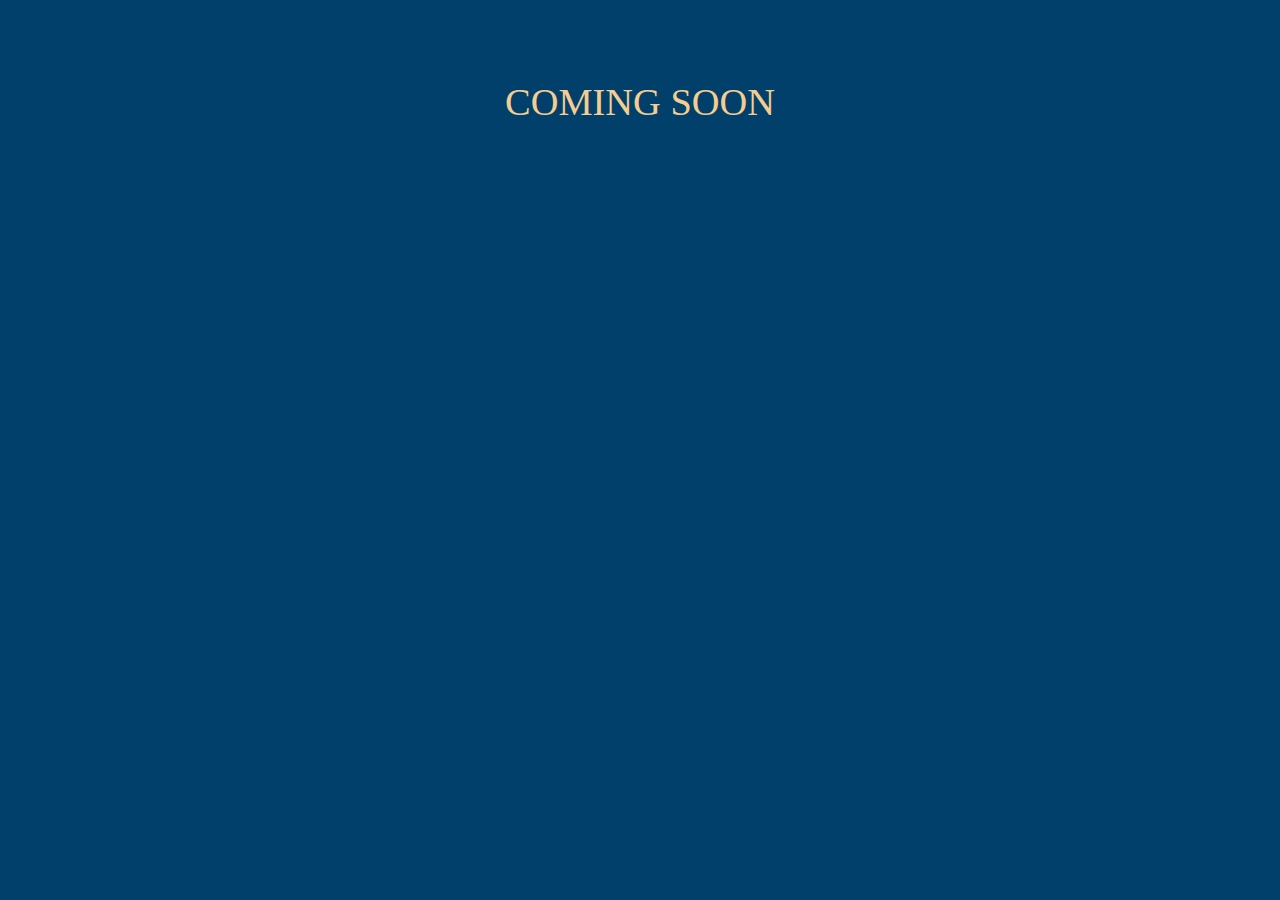
<file: index.html>
<!DOCTYPE html>
<html>
<head>
	<meta charset="utf-8">
	<title>coming soon</title>
	<style type="text/css">
	body {
		background: #00406A;
		margin: 0;
		text-align: center;
		height: 100%;
	}
	.owl {
		width:240px;
		height:240px;
		margin: auto;
		padding-top: 120px;
	}
	.cc {
		display: block;
		margin: 80px auto;
		font: 2.4em Futura;
		color: #F6CD90;
	}
	.copyright{
		width: 100%;
		font: 0.8em Arial;
		color: #6DAABE;
		position: absolute;
		bottom: 10px;
	}
	</style>
</head>

<body>
	<div class="cc">COMING SOON</div>
</body>
</html>
</file>
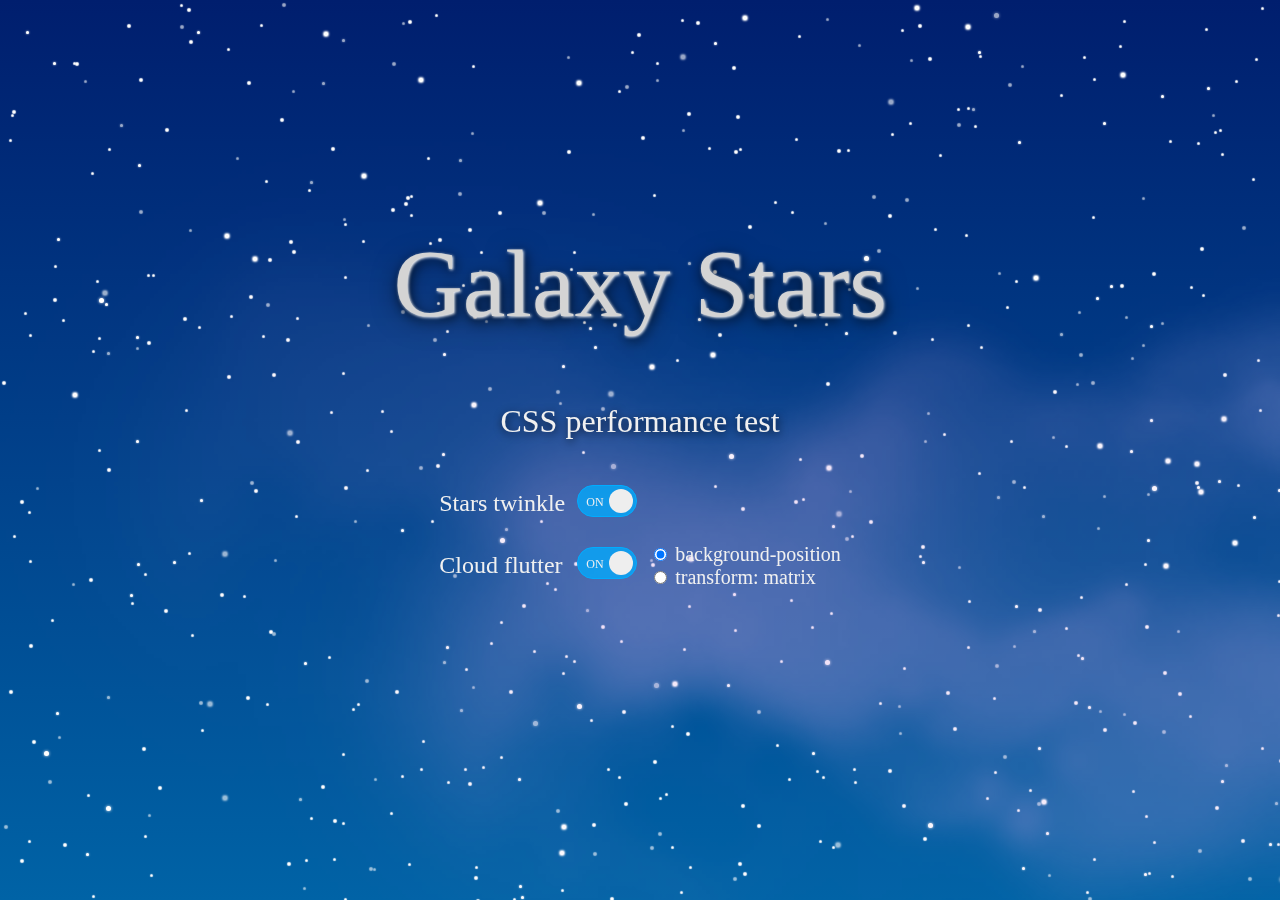
<file: galaxy_stars_bg/index.html>
<!DOCTYPE html>
<html>
<head>
	<meta charset="utf-8">
    <meta property="og:title" content="Galaxy Stars CSS Performance Test">
    <meta property="og:description" content="Same visual effect but using different CSS animation.">
    <meta property="og:image" content="http://xxxooo.github.io/galaxy_stars_bg/img/og_image.jpg">
	<title>Galaxy Stars CSS Performance Test</title>
    <link rel="stylesheet" type="text/css" href="css/galaxy_stars_a1.css">
	<script src="https://ajax.googleapis.com/ajax/libs/jquery/3.2.1/jquery.min.js"></script>
	<script src="js/GalaxyStars.js"></script>
    <script>
(function(i,s,o,g,r,a,m){i['GoogleAnalyticsObject']=r;i[r]=i[r]||function(){
(i[r].q=i[r].q||[]).push(arguments)},i[r].l=1*new Date();a=s.createElement(o),
m=s.getElementsByTagName(o)[0];a.async=1;a.src=g;m.parentNode.insertBefore(a,m)
})(window,document,'script','https://www.google-analytics.com/analytics.js','ga');
ga('create', 'UA-73286291-2', 'auto');
ga('send', 'pageview');
    </script>
</head>
<body>
	<div class="galaxy-stars">
		<div class="galaxy"></div>
		<div class="clouds"></div>
	</div>

	<div class="main">
		<h1>Galaxy Stars</h1>
		<p>CSS performance test</p>

        <table>
            <tr>
                <td>
                    <span>Stars twinkle</span>
                </td>
                <td>
                    <label class="switch">
                        <input type="checkbox" checked>
                        <div id="twinkleSwitch" class="slider"></div>
                    </label>
                </td>
            </tr>
            <tr>
                <td>
                    <span>Cloud flutter</span>
                </td>
                <td>
                    <label class="switch">
                        <input type="checkbox" checked>
                        <div id="flutterSwitch" class="slider"></div>
                    </label>
                </td>
				<td>
					<input type="radio" name="animation" value="bg-pos" checked> background-position<br>
  					<input type="radio" name="animation" value="trans-matrix"> transform: matrix
                </td>
            </tr>
        </table>

	</div>
</body>
</html>
</file>
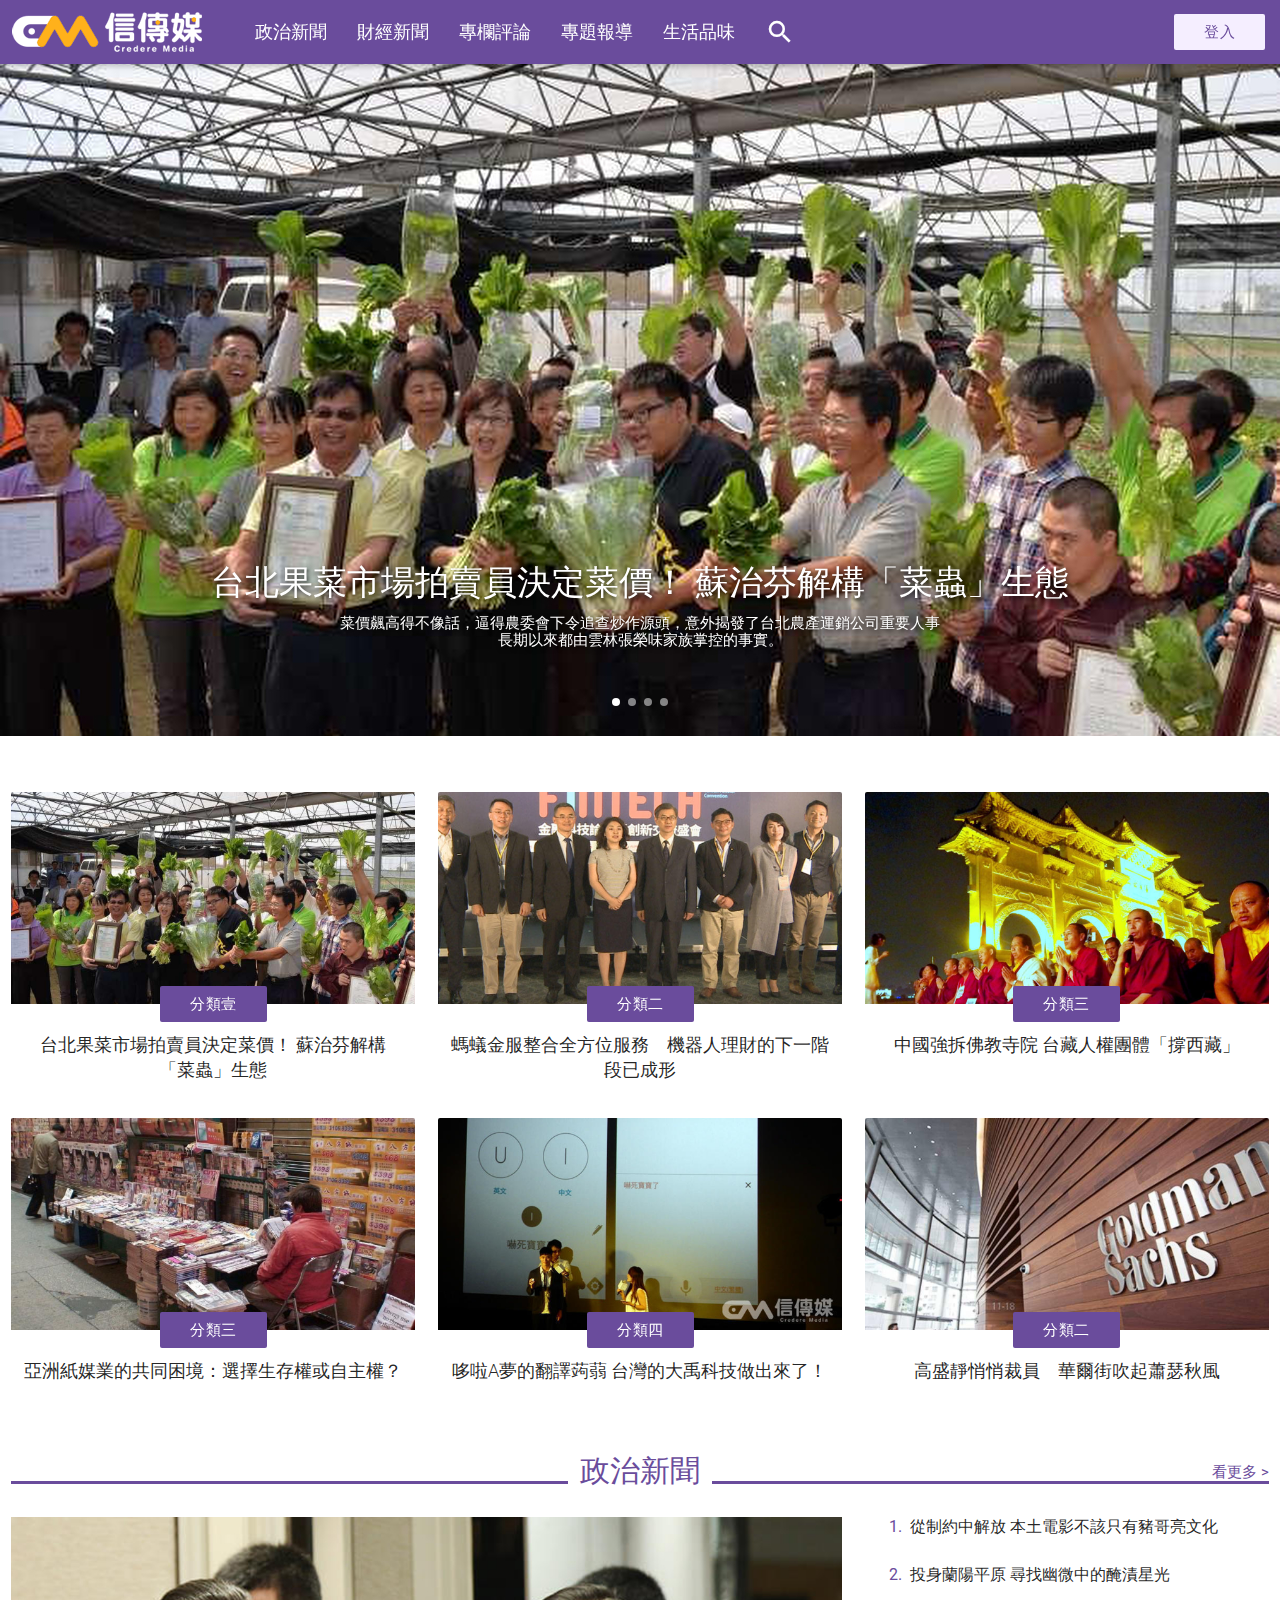
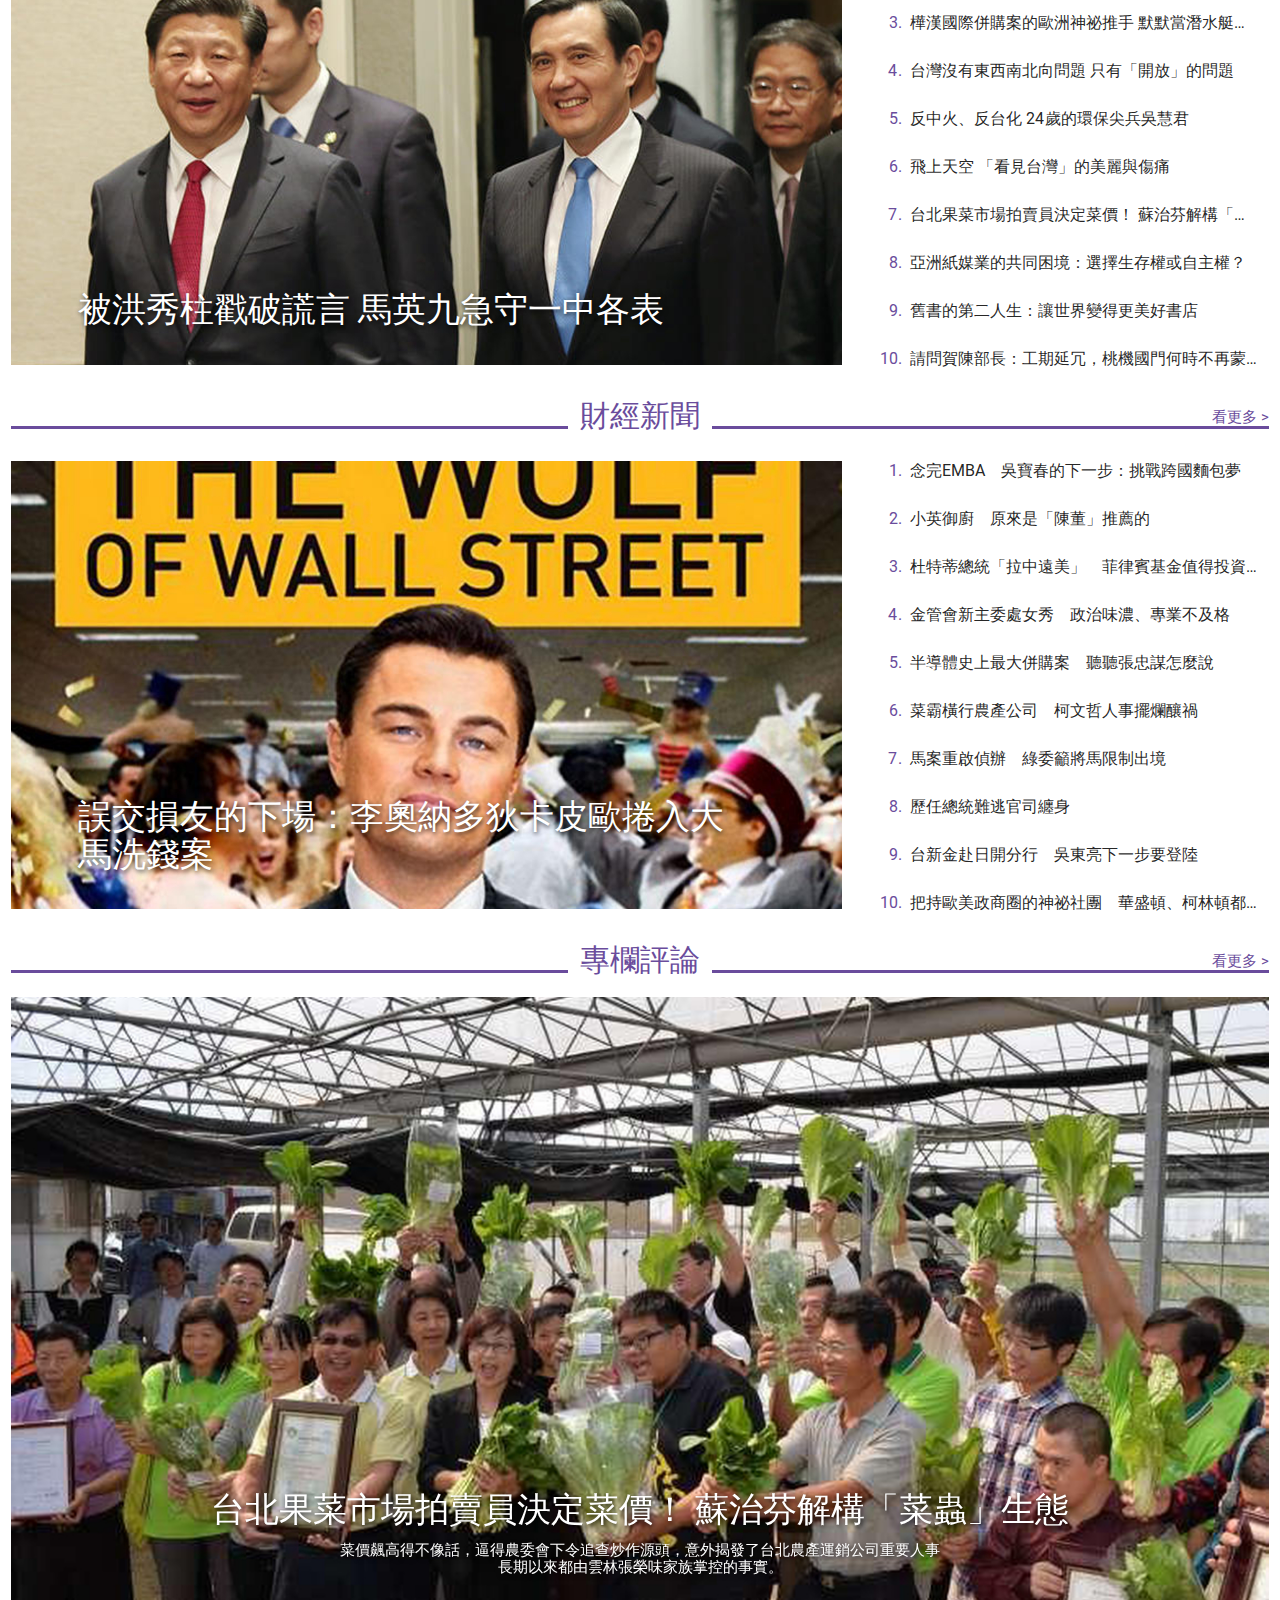
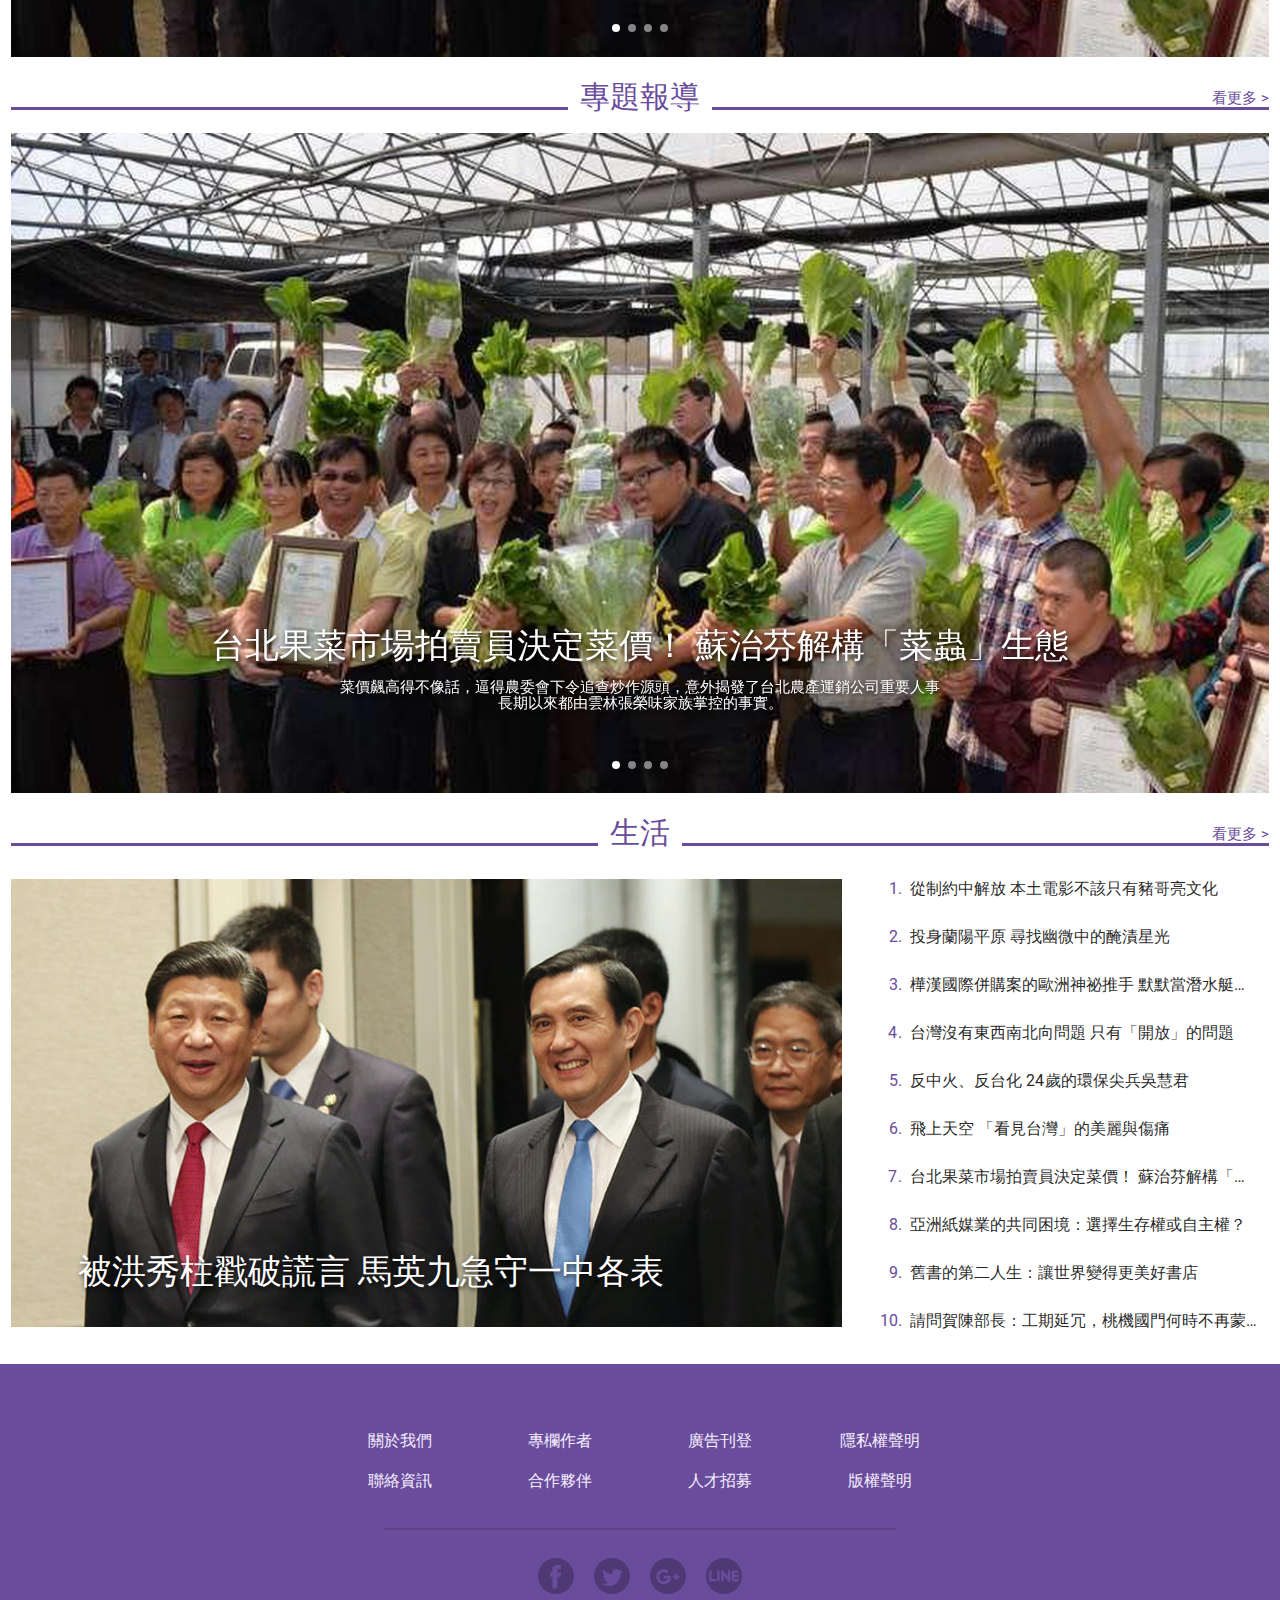
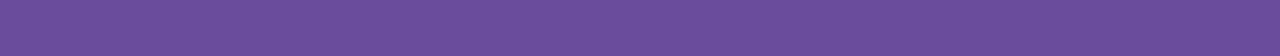
<file: web_demo/cmm_prototype01/index.html>
<!DOCTYPE html>
<html>
  <head>
    <meta charset="utf-8">
    <meta name="viewport" content="width=device-width, initial-scale=1">
    <script src="https://ajax.googleapis.com/ajax/libs/jquery/2.2.4/jquery.min.js"></script>
    <script src="js/materialize.min.js" charset="utf-8"></script>
    <link href="https://fonts.googleapis.com/icon?family=Material+Icons" rel="stylesheet">
    <link rel="stylesheet" href="css/materialize.min.css" media="screen" title="no title">
    <link rel="stylesheet" href="css/master.css" media="screen" title="no title">
    <title>CMM test1</title>
  </head>
  <body>
    <header class="navbar-fixed">
      <nav class="kikyo">
        <div class="nav-wrapper">
          <a href="#" class="brand-logo">
            <img class="responsive-img" src="img/midea_logo_w64.png">
          </a>
          <a href="#" data-activates="mobile-demo" class="button-collapse"><i class="material-icons">menu</i></a>

          <ul id="nav-mobile" class="hide-on-med-and-down main-menu">
            <li><a href="catagory1.html">政治新聞</a></li>
            <li><a href="catagory2.html">財經新聞</a></li>
            <li><a href="catagory3.html">專欄評論</a></li>
            <li><a href="catagory4.html">專題報導</a></li>
            <li><a href="catagory5.html">生活品味</a></li>
            <li><a href="#"><i class="material-icons">search</i></a></li>
          </ul>

          <ul class="right hide-on-med-and-down">
            <li><a class="waves-effect waves-purple btn kikyo-lite z-depth-0">登入</a></li>
          </ul>

        </div>
      </nav>
    </header>

    <section>
      <div class="carousel carousel-slider center" data-indicators="true">

        <div class="carousel-item white-text" href="#one!" style="background-image:url('img/A01a.jpg')">
          <div class="carousel-teaser-wrapper">
            <h4><a href="#">台北果菜市場拍賣員決定菜價！ 蘇治芬解構「菜蟲」生態</a></h4>
            <h6>菜價飆高得不像話，逼得農委會下令追查炒作源頭，意外揭發了台北農產運銷公司重要人事長期以來都由雲林張榮味家族掌控的事實。</h6>
          </div>
        </div>

        <div class="carousel-item white-text" href="#two!" style="background-image:url('img/A02a.jpg')">
          <div class="carousel-teaser-wrapper">
            <h4><a href="#">螞蟻金服整合全方位服務　機器人理財的下一階段已成形</a></h4>
            <h6>機器人理財（Robo-Advisor）儼然已經成為金融科技最夯的名詞之一，國內外各家金融機構、科技公司前仆後繼推出服務，機器人理財在全球蓬勃發展，以便宜收費吸引剛出社會的年輕人使用</h6>
          </div>
        </div>

        <div class="carousel-item white-text" href="#three!" style="background-image:url('img/A03a.jpg')">
          <div class="carousel-teaser-wrapper">
            <h4><a href="#">中國強拆佛教寺院 台藏人權團體「撐西藏」</a></h4>
            <h6>位於四川省甘孜州色達縣的喇榮五明佛學院，是目前世界上最大的佛教寺院群，由堪布晉美彭措在1980年代所設立</h6>
          </div>
        </div>

        <div class="carousel-item white-text" href="#four!" style="background-image:url('img/A04a.jpg')">
          <div class="carousel-teaser-wrapper">
            <h4><a href="#">亞洲紙媒業的共同困境：選擇生存權或自主權？</a></h4>
            <h6>擁有新加坡海峽時報的新加坡報業控股公司，近年來正面臨報紙廣告收入減少以及流通量下滑的困境</h6>
          </div>
        </div>
      </div>
    </section>

    <div class="main-container">

      <section class="row new-articles">

        <div class="col m6 l4">
          <div class="card z-depth-0">
            <div class="card-image">
              <img src="img/A01a.jpg">
            </div>
            <div class="card-content">
              <div class="card-category">
                <a class="waves-effect waves-light btn z-depth-0 kikyo">分類壹</a>
              </div>
              <h4 class="card-title"><a href="#">台北果菜市場拍賣員決定菜價！ 蘇治芬解構「菜蟲」生態</a></h4>
            </div>
          </div>
        </div>

        <div class="col m6 l4">
          <div class="card z-depth-0">
            <div class="card-image">
              <img src="img/A02a.jpg">
            </div>
            <div class="card-content">
              <div class="card-category">
                <a class="waves-effect waves-light btn z-depth-0 kikyo">分類二</a>
              </div>
              <h4 class="card-title"><a href="#">螞蟻金服整合全方位服務　機器人理財的下一階段已成形</a></h4>
            </div>
          </div>
        </div>

        <div class="col m6 l4">
          <div class="card z-depth-0">
            <div class="card-image">
              <img src="img/A03a.jpg">
            </div>
            <div class="card-content">
              <div class="card-category">
                <a class="waves-effect waves-light btn z-depth-0 kikyo">分類三</a>
              </div>
              <h4 class="card-title"><a href="#">中國強拆佛教寺院 台藏人權團體「撐西藏」</a></h4>
            </div>
          </div>
        </div>

        <div class="col m6 l4">
          <div class="card z-depth-0">
            <div class="card-image">
              <img src="img/A04a.jpg">
            </div>
            <div class="card-content">
              <div class="card-category">
                <a class="waves-effect waves-light btn z-depth-0 kikyo">分類三</a>
              </div>
              <h4 class="card-title"><a href="#">亞洲紙媒業的共同困境：選擇生存權或自主權？</a></h4>
            </div>
          </div>
        </div>

        <div class="col m6 l4">
          <div class="card z-depth-0">
            <div class="card-image">
              <img src="img/A05a.jpg">
            </div>
            <div class="card-content">
              <div class="card-category">
                <a class="waves-effect waves-light btn z-depth-0 kikyo">分類四</a>
              </div>
              <h4 class="card-title"><a href="#">哆啦A夢的翻譯蒟蒻 台灣的大禹科技做出來了！</a></h4>
            </div>
          </div>
        </div>

        <div class="col m6 l4">
          <div class="card z-depth-0">
            <div class="card-image">
              <img src="img/A06a.jpg">
            </div>
            <div class="card-content">
              <div class="card-category">
                <a class="waves-effect waves-light btn z-depth-0 kikyo">分類二</a>
              </div>
              <h4 class="card-title"><a href="#">高盛靜悄悄裁員　華爾街吹起蕭瑟秋風</a></h4>
            </div>
          </div>
        </div>

      </section>

      <section class="category row">
        <div class="section-head">
          <h3><a href="#">政治新聞</a></h3>
          <a class="read-more" href="#">看更多 &gt;</a>
        </div>

        <div class="col s12 m8">
          <div class="slider">
            <ul class="slides">

              <li>
                <img src="img/A08a.jpg">
                <div class="caption left-align">
                  <h4>被洪秀柱戳破謊言 馬英九急守一中各表</h4>
                </div>
              </li>

            </ul>
          </div>
        </div>

        <div class="col m4">
          <ul class="side-list">
           <li class="list-item"><a href="#"><span>1</span>從制約中解放 本土電影不該只有豬哥亮文化</a></li>
           <li class="list-item"><a href="#"><span>2</span>投身蘭陽平原 尋找幽微中的醃漬星光</a></li>
           <li class="list-item"><a href="#"><span>3</span>樺漢國際併購案的歐洲神祕推手 默默當潛水艇等待最好時機再出手</a></li>
           <li class="list-item"><a href="#"><span>4</span>台灣沒有東西南北向問題 只有「開放」的問題</a></li>
           <li class="list-item"><a href="#"><span>5</span>反中火、反台化 24歲的環保尖兵吳慧君</a></li>
           <li class="list-item"><a href="#"><span>6</span>飛上天空 「看見台灣」的美麗與傷痛</a></li>
           <li class="list-item"><a href="#"><span>7</span>台北果菜市場拍賣員決定菜價！ 蘇治芬解構「菜蟲」生態</a></li>
           <li class="list-item"><a href="#"><span>8</span>亞洲紙媒業的共同困境：選擇生存權或自主權？</a></li>
           <li class="list-item"><a href="#"><span>9</span>舊書的第二人生：讓世界變得更美好書店</a></li>
           <li class="list-item"><a href="#"><span>10</span>請問賀陳部長：工期延冗，桃機國門何時不再蒙羞？</a></li>
         </ul>
        </div>
      </section>

      <section class="category row">
        <div class="section-head">
          <h3><a href="#">財經新聞</a></h3>
          <a class="read-more" href="#">看更多 &gt;</a>
        </div>

        <div class="col s12 m8">
          <div class="slider">
            <ul class="slides">

              <li>
                <img src="img/A07a.jpg">
                <div class="caption left-align">
                  <h4>誤交損友的下場：李奧納多狄卡皮歐捲入大馬洗錢案</h4>
                </div>
              </li>

            </ul>
          </div>
        </div>

        <div class="col m4">
          <ul class="side-list">
           <li class="list-item"><a href="#"><span>1</span>念完EMBA　吳寶春的下一步：挑戰跨國麵包夢</a></li>
           <li class="list-item"><a href="#"><span>2</span>小英御廚　原來是「陳董」推薦的</a></li>
           <li class="list-item"><a href="#"><span>3</span>杜特蒂總統「拉中遠美」　菲律賓基金值得投資？</a></li>
           <li class="list-item"><a href="#"><span>4</span>金管會新主委處女秀　政治味濃、專業不及格</a></li>
           <li class="list-item"><a href="#"><span>5</span>半導體史上最大併購案　聽聽張忠謀怎麼說</a></li>
           <li class="list-item"><a href="#"><span>6</span>菜霸橫行農產公司　柯文哲人事擺爛釀禍</a></li>
           <li class="list-item"><a href="#"><span>7</span>馬案重啟偵辦　綠委籲將馬限制出境</a></li>
           <li class="list-item"><a href="#"><span>8</span>歷任總統難逃官司纏身</a></li>
           <li class="list-item"><a href="#"><span>9</span>台新金赴日開分行　吳東亮下一步要登陸</a></li>
           <li class="list-item"><a href="#"><span>10</span>把持歐美政商圈的神祕社團　華盛頓、柯林頓都是美生會員</a></li>
         </ul>
        </div>
      </section>

      <section>
        <div class="section-head">
          <h3><a href="#">專欄評論</a></h3>
          <a class="read-more" href="#">看更多 &gt;</a>
        </div>

        <div class="section-padding">
          <div class="carousel carousel-slider center" data-indicators="true">

            <div class="carousel-item white-text" href="#one!" style="background-image:url('img/A01a.jpg')">
              <div class="carousel-teaser-wrapper">
                <h4><a href="#">台北果菜市場拍賣員決定菜價！ 蘇治芬解構「菜蟲」生態</a></h4>
                <h6>菜價飆高得不像話，逼得農委會下令追查炒作源頭，意外揭發了台北農產運銷公司重要人事長期以來都由雲林張榮味家族掌控的事實。</h6>
              </div>
            </div>

            <div class="carousel-item white-text" href="#two!" style="background-image:url('img/A02a.jpg')">
              <div class="carousel-teaser-wrapper">
                <h4><a href="#">螞蟻金服整合全方位服務　機器人理財的下一階段已成形</a></h4>
                <h6>機器人理財（Robo-Advisor）儼然已經成為金融科技最夯的名詞之一，國內外各家金融機構、科技公司前仆後繼推出服務，機器人理財在全球蓬勃發展，以便宜收費吸引剛出社會的年輕人使用</h6>
              </div>
            </div>

            <div class="carousel-item white-text" href="#three!" style="background-image:url('img/A03a.jpg')">
              <div class="carousel-teaser-wrapper">
                <h4><a href="#">中國強拆佛教寺院 台藏人權團體「撐西藏」</a></h4>
                <h6>位於四川省甘孜州色達縣的喇榮五明佛學院，是目前世界上最大的佛教寺院群，由堪布晉美彭措在1980年代所設立</h6>
              </div>
            </div>

            <div class="carousel-item white-text" href="#four!" style="background-image:url('img/A04a.jpg')">
              <div class="carousel-teaser-wrapper">
                <h4><a href="#">亞洲紙媒業的共同困境：選擇生存權或自主權？</a></h4>
                <h6>擁有新加坡海峽時報的新加坡報業控股公司，近年來正面臨報紙廣告收入減少以及流通量下滑的困境</h6>
              </div>
            </div>
          </div>
        </div>

      </section>


      <section>
        <div class="section-head">
          <h3><a href="#">專題報導</a></h3>
          <a class="read-more" href="#">看更多 &gt;</a>
        </div>

        <div class="section-padding">
          <div class="carousel carousel-slider center" data-indicators="true">

            <div class="carousel-item white-text" href="#one!" style="background-image:url('img/A01a.jpg')">
              <div class="carousel-teaser-wrapper">
                <h4><a href="#">台北果菜市場拍賣員決定菜價！ 蘇治芬解構「菜蟲」生態</a></h4>
                <h6>菜價飆高得不像話，逼得農委會下令追查炒作源頭，意外揭發了台北農產運銷公司重要人事長期以來都由雲林張榮味家族掌控的事實。</h6>
              </div>
            </div>

            <div class="carousel-item white-text" href="#two!" style="background-image:url('img/A02a.jpg')">
              <div class="carousel-teaser-wrapper">
                <h4><a href="#">螞蟻金服整合全方位服務　機器人理財的下一階段已成形</a></h4>
                <h6>機器人理財（Robo-Advisor）儼然已經成為金融科技最夯的名詞之一，國內外各家金融機構、科技公司前仆後繼推出服務，機器人理財在全球蓬勃發展，以便宜收費吸引剛出社會的年輕人使用</h6>
              </div>
            </div>

            <div class="carousel-item white-text" href="#three!" style="background-image:url('img/A03a.jpg')">
              <div class="carousel-teaser-wrapper">
                <h4><a href="#">中國強拆佛教寺院 台藏人權團體「撐西藏」</a></h4>
                <h6>位於四川省甘孜州色達縣的喇榮五明佛學院，是目前世界上最大的佛教寺院群，由堪布晉美彭措在1980年代所設立</h6>
              </div>
            </div>

            <div class="carousel-item white-text" href="#four!" style="background-image:url('img/A04a.jpg')">
              <div class="carousel-teaser-wrapper">
                <h4><a href="#">亞洲紙媒業的共同困境：選擇生存權或自主權？</a></h4>
                <h6>擁有新加坡海峽時報的新加坡報業控股公司，近年來正面臨報紙廣告收入減少以及流通量下滑的困境</h6>
              </div>
            </div>
          </div>
        </div>

      </section>

      <section class="category row">
        <div class="section-head">
          <h3><a href="#">生活</a></h3>
          <a class="read-more" href="#">看更多 &gt;</a>
        </div>

        <div class="col s12 m8">
          <div class="slider">
            <ul class="slides">

              <li>
                <img src="img/A08a.jpg">
                <div class="caption left-align">
                  <h4>被洪秀柱戳破謊言 馬英九急守一中各表</h4>
                </div>
              </li>

            </ul>
          </div>
        </div>

        <div class="col m4">
          <ul class="side-list">
           <li class="list-item"><a href="#"><span>1</span>從制約中解放 本土電影不該只有豬哥亮文化</a></li>
           <li class="list-item"><a href="#"><span>2</span>投身蘭陽平原 尋找幽微中的醃漬星光</a></li>
           <li class="list-item"><a href="#"><span>3</span>樺漢國際併購案的歐洲神祕推手 默默當潛水艇等待最好時機再出手</a></li>
           <li class="list-item"><a href="#"><span>4</span>台灣沒有東西南北向問題 只有「開放」的問題</a></li>
           <li class="list-item"><a href="#"><span>5</span>反中火、反台化 24歲的環保尖兵吳慧君</a></li>
           <li class="list-item"><a href="#"><span>6</span>飛上天空 「看見台灣」的美麗與傷痛</a></li>
           <li class="list-item"><a href="#"><span>7</span>台北果菜市場拍賣員決定菜價！ 蘇治芬解構「菜蟲」生態</a></li>
           <li class="list-item"><a href="#"><span>8</span>亞洲紙媒業的共同困境：選擇生存權或自主權？</a></li>
           <li class="list-item"><a href="#"><span>9</span>舊書的第二人生：讓世界變得更美好書店</a></li>
           <li class="list-item"><a href="#"><span>10</span>請問賀陳部長：工期延冗，桃機國門何時不再蒙羞？</a></li>
         </ul>
        </div>
      </section>

    </div>

    <footer class="footer-padding kikyo">
      <div class="footer-list">
        <div class="row">
          <div class="col s3">
            <div class="list-item"><a href="#">關於我們</a></div>
            <div class="list-item"><a href="#">聯絡資訊</a></div>
          </div>
          <div class="col s3">
            <div class="list-item"><a href="#">專欄作者</a></div>
            <div class="list-item"><a href="#">合作夥伴</a></div>
          </div>
          <div class="col s3">
            <div class="list-item"><a href="#">廣告刊登</a></div>
            <div class="list-item"><a href="#">人才招募</a></div>
          </div>
          <div class="col s3">
            <div class="list-item"><a href="#">隱私權聲明</a></div>
            <div class="list-item"><a href="#">版權聲明</a></div>
          </div>
        </div>

        <div class="divider-line"></div>
        <div class="social-links">
          <a href="#"><i class="icons social-facebook">facebook</i></a>
          <a href="#"><i class="icons social-twitter">twitter</i></a>
          <a href="#"><i class="icons social-google-plus">google-plus</i></a>
          <a href="#"><i class="icons social-line">line</i></a>
        </div>
      </div>
    </footer>

    <script src="js/index_page.js" charset="utf-8"></script>
  </body>
</html>
</file>
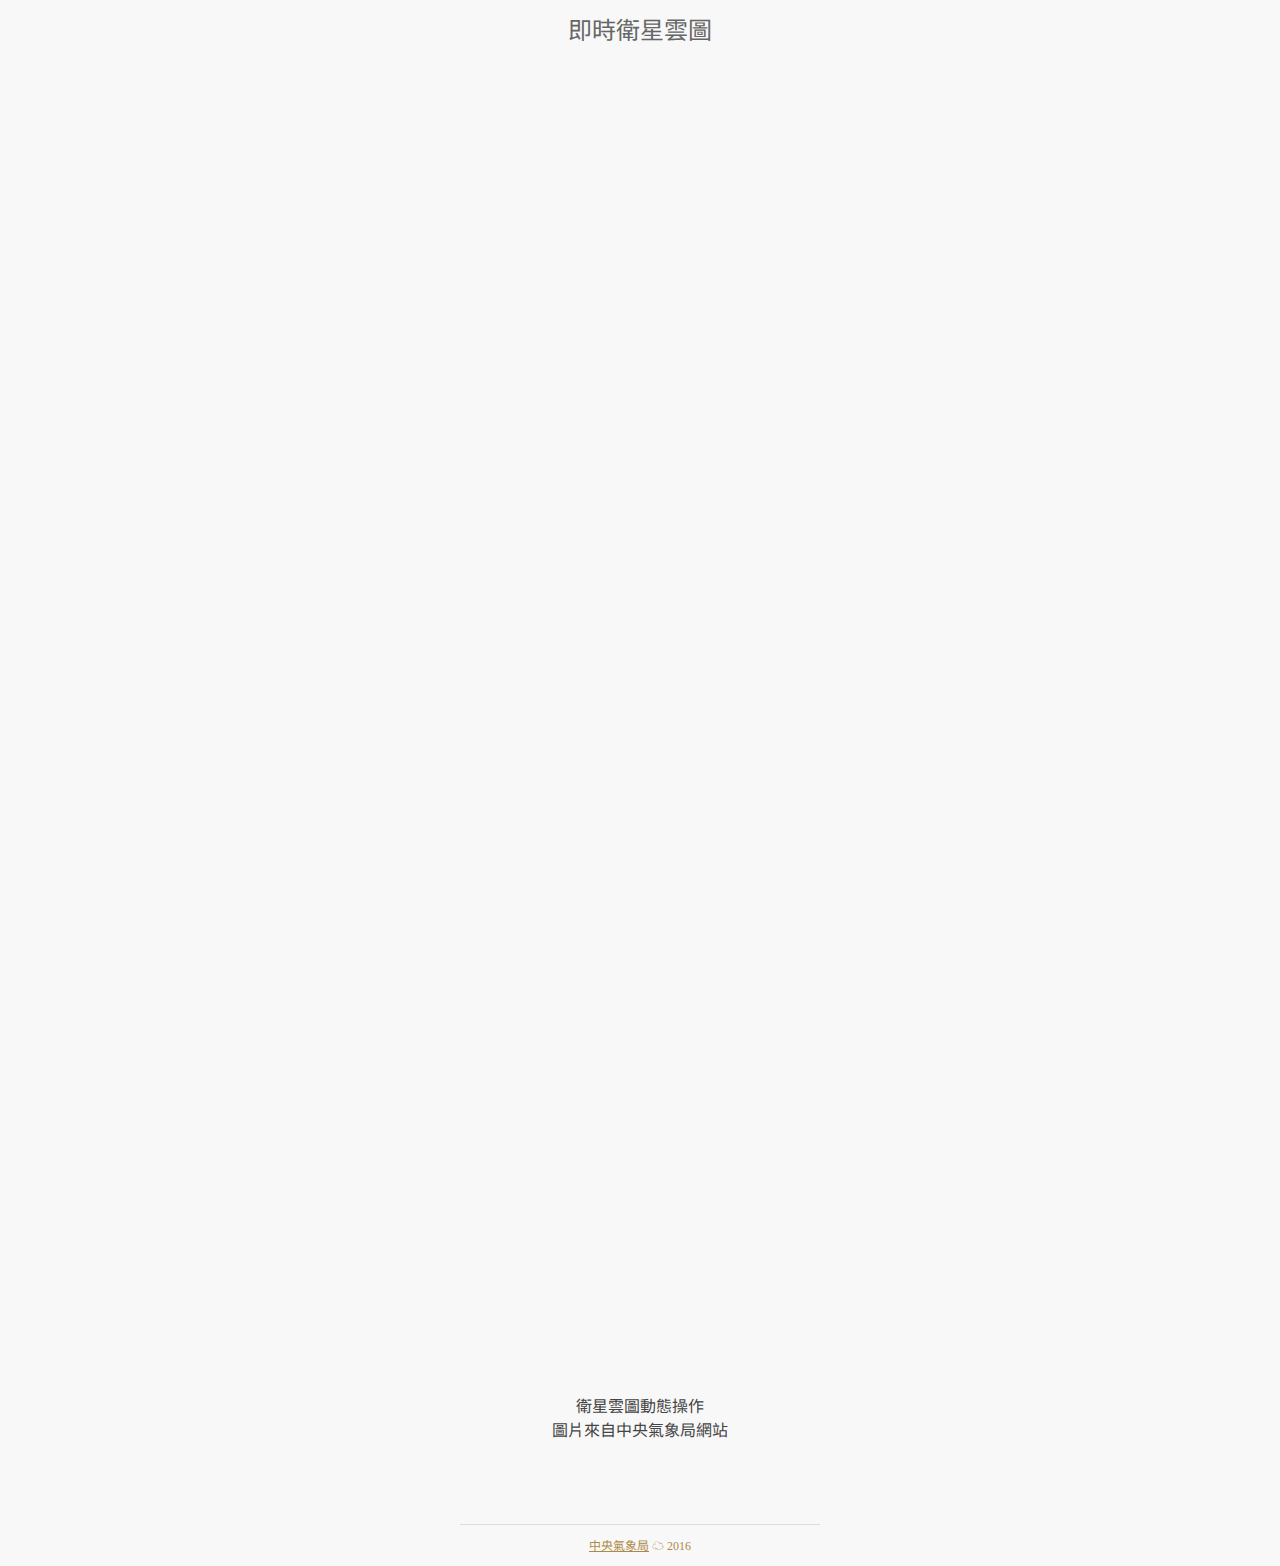
<file: web_demo/CWB_photo/index.html>
<!DOCTYPE html><html lang="zh-TW"><head><meta charset="utf-8"><meta http-equiv="Content-Language" content="zh-TW"><meta name="viewport" content="width=device-width, initial-scale=1, maximum-scale=1"><meta property="og:title" content="即時衛星雲圖"><meta property="og:description" content="即時衛星雲圖動態操作，圖片來自中央氣象局網站"><meta property="og:image" content="http://xxxooo.github.io/web_demo/CWB_photo/img/HS1P-2016-07-07-14-40.jpg"><title>即時衛星雲圖</title><style type="text/css">body{background:#F8F8F8;max-width:1440px;margin:0 auto;text-align:center;font-family:"Noto Sans CJK",STHeiti,SimHei,"Microsoft YaHei","Microsoft JhengHei","Helvetica Neue",Sans-serif;font-weight:200;font-size:16px;text-rendering:geometricPrecision;line-height:1.5em}h1{font-size:50px;font-weight:100;line-height:50px;margin:16px 0}a{color:#B81900}a:hover{color:#FF8C00}figure{margin:0}button{background:#FFF;padding:0 20px;border:1px solid #0064A0;border-radius:12px;outline:0;color:#0064A0;font-size:16px;line-height:22px;cursor:pointer}button:hover{border-color:#FFA300;color:#FFA300;box-shadow:1px 2px 6px rgba(8,8,8,.2)}.copyright,.copyright a{color:#ae8a49}button:active{background:#FCDE9D;padding-top:2px;border-color:#FF8C00;box-shadow:1px 2px 6px #FF8C00 inset}.cdown:hover{filter:drop-shadow(0 2px 5px rgba(8, 8, 8, .2));-webkit-filter:drop-shadow(0 2px 5px rgba(8,8,8,.2))}.cdown:active{transform:translateY(2px);-webkit-transform:translateY(2px);filter:none;-webkit-filter:none}.top-nav{position:fixed;padding-top:8px;width:100%;max-width:inherit;z-index:99}.aicon{display:block;width:32px;height:32px;margin:auto;opacity:.5}.aicon:hover{opacity:1}.nav-collects{position:absolute;left:2%}.nav-info{position:absolute;right:2%}.wrap-head{display:inline-block;margin:48px auto 24px}.h_icon{width:36px;height:48px;margin:auto}.oview-logo{width:220px;height:40px;margin:20px auto}.oview-w{width:168px;height:32px;margin:30px auto 15px}body>section{overflow:hidden}.copyright{font:12px Century;margin:12px auto}.sline{width:360px;height:1px;margin:auto;background:#DDD}.hide{opacity:0}.show{opacity:1}#nr{height:auto;margin:36px auto}.nr-title{color:#666;font-size:24px;font-weight:200}.nr-detail{max-width:480px;margin:36px auto 80px;color:#444}.share{margin:30px auto}.share textarea{width:248px;height:0;opacity:0;outline:0;resize:none;background:#EEE;border:1px solid #FFF;border-radius:12px;box-shadow:1px 2px 6px #DDD inset;margin:12px;padding:4px 8px;color:#AAA;font-size:11px}@media (max-width:1019px){.craft{width:270px;height:270px;margin:14px}}@media (max-width:929px){.hero-b0{height:864px}.img-intro-360{transform:matrix(.9,0,0,.9,-720,-48);-webkit-transform:matrix(.9,0,0,.9,-720,-48)}.hero-content{top:170px}.hero-button{top:230px;width:inherit}.sec-content{transform:translateY(-32px);-webkit-transform:translateY(-32px)}.craft{width:240px;height:240px;margin:12px}}@media (max-width:819px){.craft{width:300px;height:300px;margin:15px}}@media (max-width:719px){h1{font-size:44px;line-height:44px}.hero-b0{height:768px}.img-intro-360{transform:matrix(.8,0,0,.8,-720,-96);-webkit-transform:matrix(.8,0,0,.8,-720,-96)}.hero-content{top:120px}.hero-button{top:180px;width:inherit}.sec-content{width:60%;transform:translateY(-64px);-webkit-transform:translateY(-64px)}.shift-right{margin-left:35%}.shift-left{margin-right:35%;top:160px;border-radius:12px;background:rgba(255,255,255,.5);padding:4px}.showroom{padding:0}.craft{width:40%;height:auto;margin:3%}}@media (max-width:599px){h1{font-size:40px;line-height:40px}.hero-b0{height:720px}.img-intro-360{transform:matrix(.75,0,0,.75,-720,-120);-webkit-transform:matrix(.75,0,0,.75,-720,-120)}.hero-content{top:90px}.hero-button{top:150px;width:inherit}.sec-content{transform:translateY(-72px);-webkit-transform:translateY(-72px)}}@media (max-width:489px){h1{font-size:36px;line-height:36px}.sec-content{width:68%}.shift-right{margin-left:30%}.shift-left{margin-right:30%}}</style><script src="./js/cwb_cer-min.js"></script><script src="https://ajax.googleapis.com/ajax/libs/jquery/2.2.4/jquery.min.js"></script><script src="http://stevenlevithan.com/assets/misc/date.format.js"></script><script>!function(e,t,a,n,c,s,o){e.GoogleAnalyticsObject=c,e[c]=e[c]||function(){(e[c].q=e[c].q||[]).push(arguments)},e[c].l=1*new Date,s=t.createElement(a),o=t.getElementsByTagName(a)[0],s.async=1,s.src=n,o.parentNode.insertBefore(s,o)}(window,document,"script","https://www.google-analytics.com/analytics.js","ga"),ga("create","UA-73286291-2","auto"),ga("send","pageview");</script></head><body><div><h2 class="nr-title">即時衛星雲圖</h2><div id="nr"><canvas width="15" height="15" style="width:100%;height:100%;display:block;"/></div><div class="nr-detail"><p>衛星雲圖動態操作<br/>圖片來自中央氣象局網站</p></div></div><div class="sline"></div><footer><div class="copyright"><a href="http://www.cwb.gov.tw/V7/observe/satellite/Sat_EA.htm">中央氣象局</a> ☁ 2016</div></footer><script>function addMinutes(a,b){return new Date(a.getTime()+6e4*b)}function setTimeData(a){var b=new Date;b=addMinutes(b,-2);var c=b.getMinutes();b.setMinutes(c-c%10);for(var d=[],e=0;e<72;e++)d.unshift(dateFormat(b,"yyyy-mm-dd-HH-MM")),b=addMinutes(b,-10);a(d)}function cer(a){cq=new CerX("nr",a,[]),cq.run()}setTimeData(cer);</script></body></html>
</file>
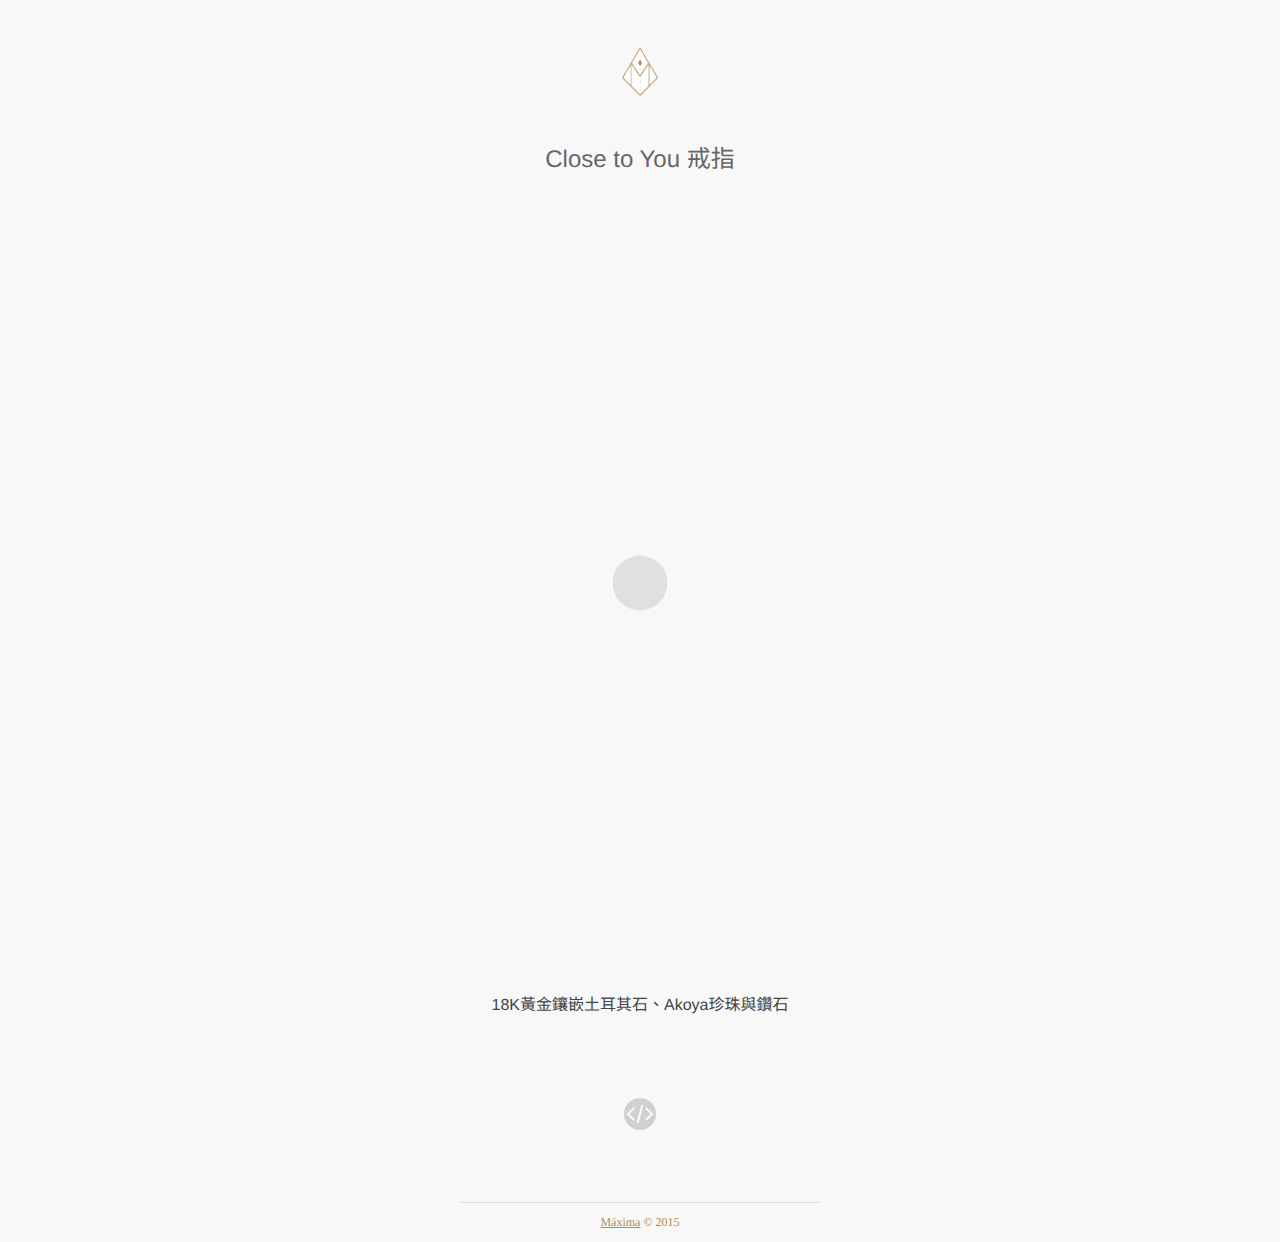
<file: 360_demo/page/MCJ002/index.html>
<!DOCTYPE html>
<html lang="zh-TW">
<head>
	<meta charset="utf-8">
	<meta http-equiv="Content-Language" content="zh-TW">
	<meta name="viewport" content="width=device-width, initial-scale=1, maximum-scale=1">
	<title>‘Close to You’ Ring | Máxima</title>
	<meta property="og:title" content="‘Close to You’ Ring | Máxima">
	<meta property="og:description" content="「Close to You」戒指 - 18K黃金鑲嵌土耳其石、Akoya珍珠與鑽石">
	<meta property="og:image" content="https://dl.dropboxusercontent.com/u/28729972/360_demo/MCJ002/MCJ002-p900/005.jpg">
	<link rel="stylesheet" type="text/css" href="../../css/h02.css">
	<script src="../../js/OTTc.js"></script>
	<script>
	function get_embed(node, x) {
		if (x) {
			node.nextSibling.style.cssText = '';
		} else {
			with (node.nextSibling) {
				style.cssText = "height:48px;opacity:1";
				value = '<iframe width="600" height="600" src="http://xxxooo.github.io/360_demo/embed/MCJ002/" frameborder="0"></iframe>';
				select();
			}
		}
	}
	</script>
</head>

<svg style="display:none">
	<g id="svg-embed">
		<circle fill="#AAA" cx="64" cy="64" r="64"/><g fill="none" stroke="#FFF" stroke-width="8" stroke-linecap="round" stroke-linejoin="round"><polyline points="38.6,86.6 16,64 38.6,41.4"/><polyline points="89.4,86.6 112,64 89.4,41.4"/></g><polygon fill="#FFF" points="50.2,100 58.5,100 77.8,28 69.5,28"/>
	</g>
</svg>

<body>
	<div>
		<a class="wrap-head" href="http://www.maximachang.com" target="_blank">
			<img class="h_icon cdown" src="../../img/m1.png">
		</a>
		<div>
			<h2 class="nr-title">Close to You 戒指</h2>
			<div id="nr">
				<canvas width="15" height="15" style="width:100%;height:100%;display:block;" />
			</div>
			<div class="nr-detail">
				<p>18K黃金鑲嵌土耳其石、Akoya珍珠與鑽石</p>
			</div>
		</div>
		<div class="share">
			<div class="aicon cdown" onclick="get_embed(this)" ondblclick="get_embed(this,1)">
				<svg viewBox="0 0 128 128"><use xlink:href="#svg-embed"/></svg>
			</div><textarea class="trans1"></textarea>
		</div>
	</div>
	<div class="sline"></div>
	<footer>
		<div class="copyright"><a href="http://www.maximachang.com" target="_blank">Máxima</a> © 2015</div>
	</footer>

	<script>
		fp = []
		window.onload = function() {
			o1 = new OTT('nr', "MCJ002", fp);
			o1.run();
		};
	</script>
</body>
</html>
</file>
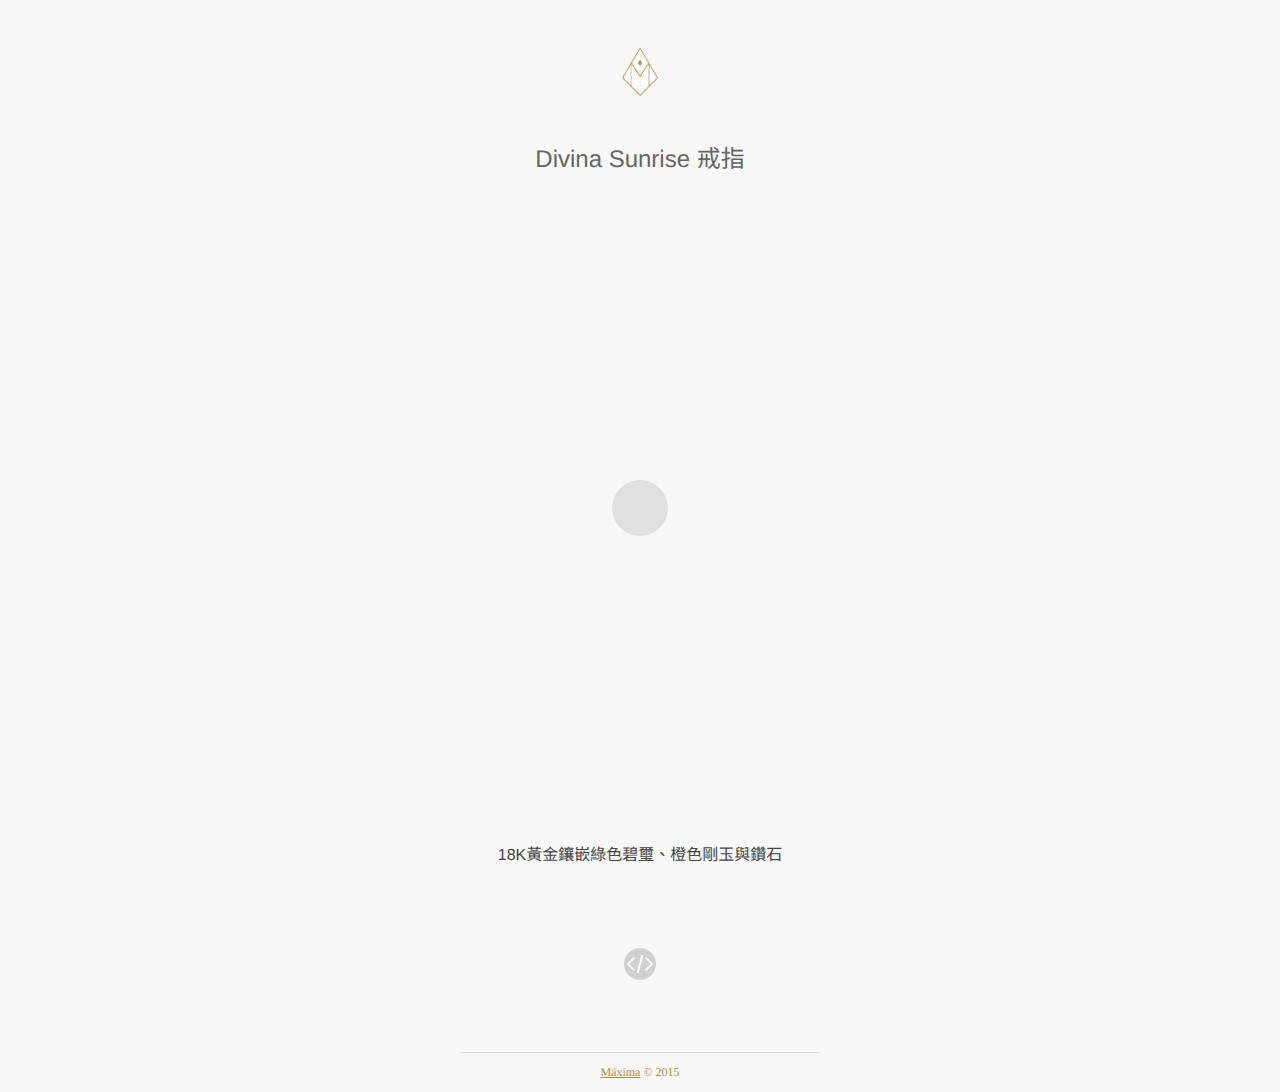
<file: 360_demo/page/MCJ003/index.html>
<!DOCTYPE html>
<html lang="zh-TW">
<head>
	<meta charset="utf-8">
	<meta http-equiv="Content-Language" content="zh-TW">
	<meta name="viewport" content="width=device-width, initial-scale=1, maximum-scale=1">
	<title>‘Divina Sunrise’ Ring | Máxima</title>
	<meta property="og:title" content="‘Divina Sunrise’ Ring | Máxima">
	<meta property="og:description" content="「Divina Sunrise」戒指 - 18K黃金鑲嵌綠色碧璽、橙色剛玉與鑽石">
	<meta property="og:image" content="https://dl.dropboxusercontent.com/u/28729972/360_demo/MCJ003/MCJ003-p900/005.jpg">
	<link rel="stylesheet" type="text/css" href="../../css/h02.css">
	<script src="../../js/OTTc.js"></script>
	<script>
	function get_embed(node, x) {
		if (x) {
			node.nextSibling.style.cssText = '';
		} else {
			with (node.nextSibling) {
				style.cssText = "height:48px;opacity:1";
				value = '<iframe width="720" height="480" src="http://xxxooo.github.io/360_demo/embed/MCJ003/" frameborder="0"></iframe>';
				select();
			}
		}
	}
	</script>
</head>

<svg style="display:none">
	<g id="svg-embed">
		<circle fill="#AAA" cx="64" cy="64" r="64"/><g fill="none" stroke="#FFF" stroke-width="8" stroke-linecap="round" stroke-linejoin="round"><polyline points="38.6,86.6 16,64 38.6,41.4"/><polyline points="89.4,86.6 112,64 89.4,41.4"/></g><polygon fill="#FFF" points="50.2,100 58.5,100 77.8,28 69.5,28"/>
	</g>
</svg>

<body>
	<div>
		<a class="wrap-head" href="http://www.maximachang.com" target="_blank">
			<img class="h_icon cdown" src="../../img/m1.png">
		</a>
		<div>
			<h2 class="nr-title">Divina Sunrise 戒指</h2>
			<div id="nr">
				<canvas width="18" height="12" style="width:100%;height:100%;display:block;" />
			</div>
			<div class="nr-detail">
				<p>18K黃金鑲嵌綠色碧璽、橙色剛玉與鑽石</p>
			</div>
		</div>
		<div class="share">
			<div class="aicon cdown" onclick="get_embed(this)" ondblclick="get_embed(this,1)">
				<svg viewBox="0 0 128 128"><use xlink:href="#svg-embed"/></svg>
			</div><textarea class="trans1"></textarea>
		</div>
	</div>
	<div class="sline"></div>
	<footer>
		<div class="copyright"><a href="http://www.maximachang.com" target="_blank">Máxima</a> © 2015</div>
	</footer>

	<script>
		fp = []
		window.onload = function() {
			o1 = new OTT('nr', "MCJ003", fp);
			o1.run();
		};
	</script>
</body>
</html>
</file>
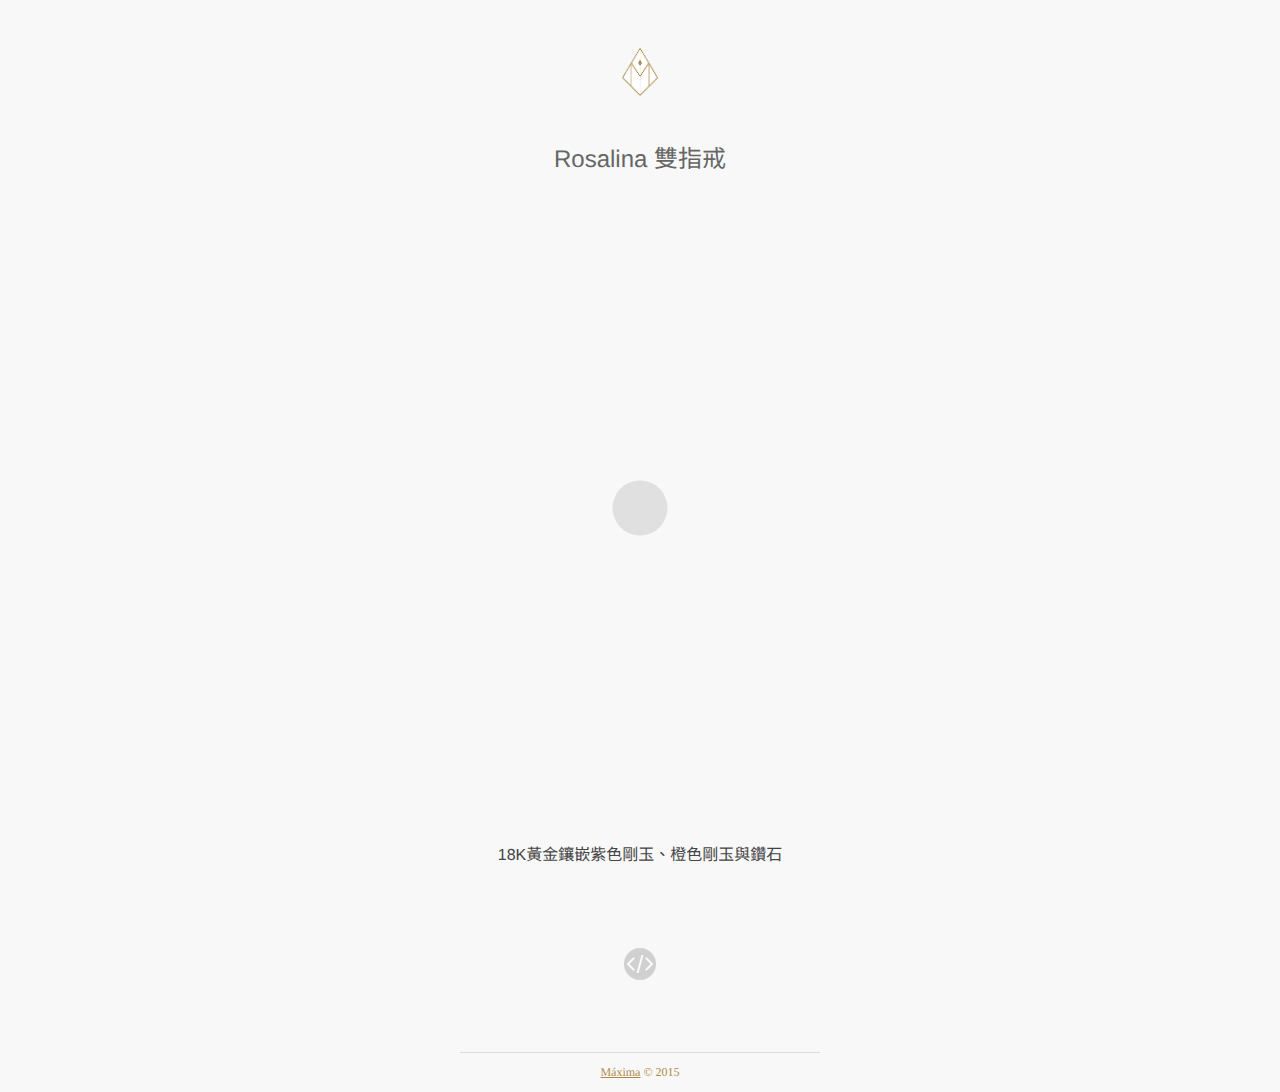
<file: 360_demo/page/MCJ004/index.html>
<!DOCTYPE html>
<html lang="zh-TW">
<head>
	<meta charset="utf-8">
	<meta http-equiv="Content-Language" content="zh-TW">
	<meta name="viewport" content="width=device-width, initial-scale=1, maximum-scale=1">
	<title>‘Rosalina’ Double Finger Ring | Máxima</title>
	<meta property="og:title" content="‘Rosalina’ Double Finger Ring | Máxima">
	<meta property="og:description" content="「Rosalina」雙指戒 - 18K黃金鑲嵌紫色剛玉、橙色剛玉與鑽石">
	<meta property="og:image" content="https://dl.dropboxusercontent.com/u/28729972/360_demo/MCJ004/MCJ004-p900/005.jpg">
	<link rel="stylesheet" type="text/css" href="../../css/h02.css">
	<script src="../../js/OTTc.js"></script>
	<script>
	function get_embed(node, x) {
		if (x) {
			node.nextSibling.style.cssText = '';
		} else {
			with (node.nextSibling) {
				style.cssText = "height:48px;opacity:1";
				value = '<iframe width="720" height="480" src="http://xxxooo.github.io/360_demo/embed/MCJ004/" frameborder="0"></iframe>';
				select();
			}
		}
	}
	</script>
</head>

<svg style="display:none">
	<g id="svg-embed">
		<circle fill="#AAA" cx="64" cy="64" r="64"/><g fill="none" stroke="#FFF" stroke-width="8" stroke-linecap="round" stroke-linejoin="round"><polyline points="38.6,86.6 16,64 38.6,41.4"/><polyline points="89.4,86.6 112,64 89.4,41.4"/></g><polygon fill="#FFF" points="50.2,100 58.5,100 77.8,28 69.5,28"/>
	</g>
</svg>

<body>
	<div>
		<a class="wrap-head" href="http://www.maximachang.com" target="_blank">
			<img class="h_icon cdown" src="../../img/m1.png">
		</a>
		<div>
			<h2 class="nr-title">Rosalina 雙指戒</h2>
			<div id="nr">
				<canvas width="18" height="12" style="width:100%;height:100%;display:block;" />
			</div>
			<div class="nr-detail">
				<p>18K黃金鑲嵌紫色剛玉、橙色剛玉與鑽石</p>
			</div>
		</div>
		<div class="share">
			<div class="aicon cdown" onclick="get_embed(this)" ondblclick="get_embed(this,1)">
				<svg viewBox="0 0 128 128"><use xlink:href="#svg-embed"/></svg>
			</div><textarea class="trans1"></textarea>
		</div>
	</div>
	<div class="sline"></div>
	<footer>
		<div class="copyright"><a href="http://www.maximachang.com" target="_blank">Máxima</a> © 2015</div>
	</footer>

	<script>
		fp = []
		window.onload = function() {
			o1 = new OTT('nr', "MCJ004", fp);
			o1.run();
		};
	</script>
</body>
</html>
</file>
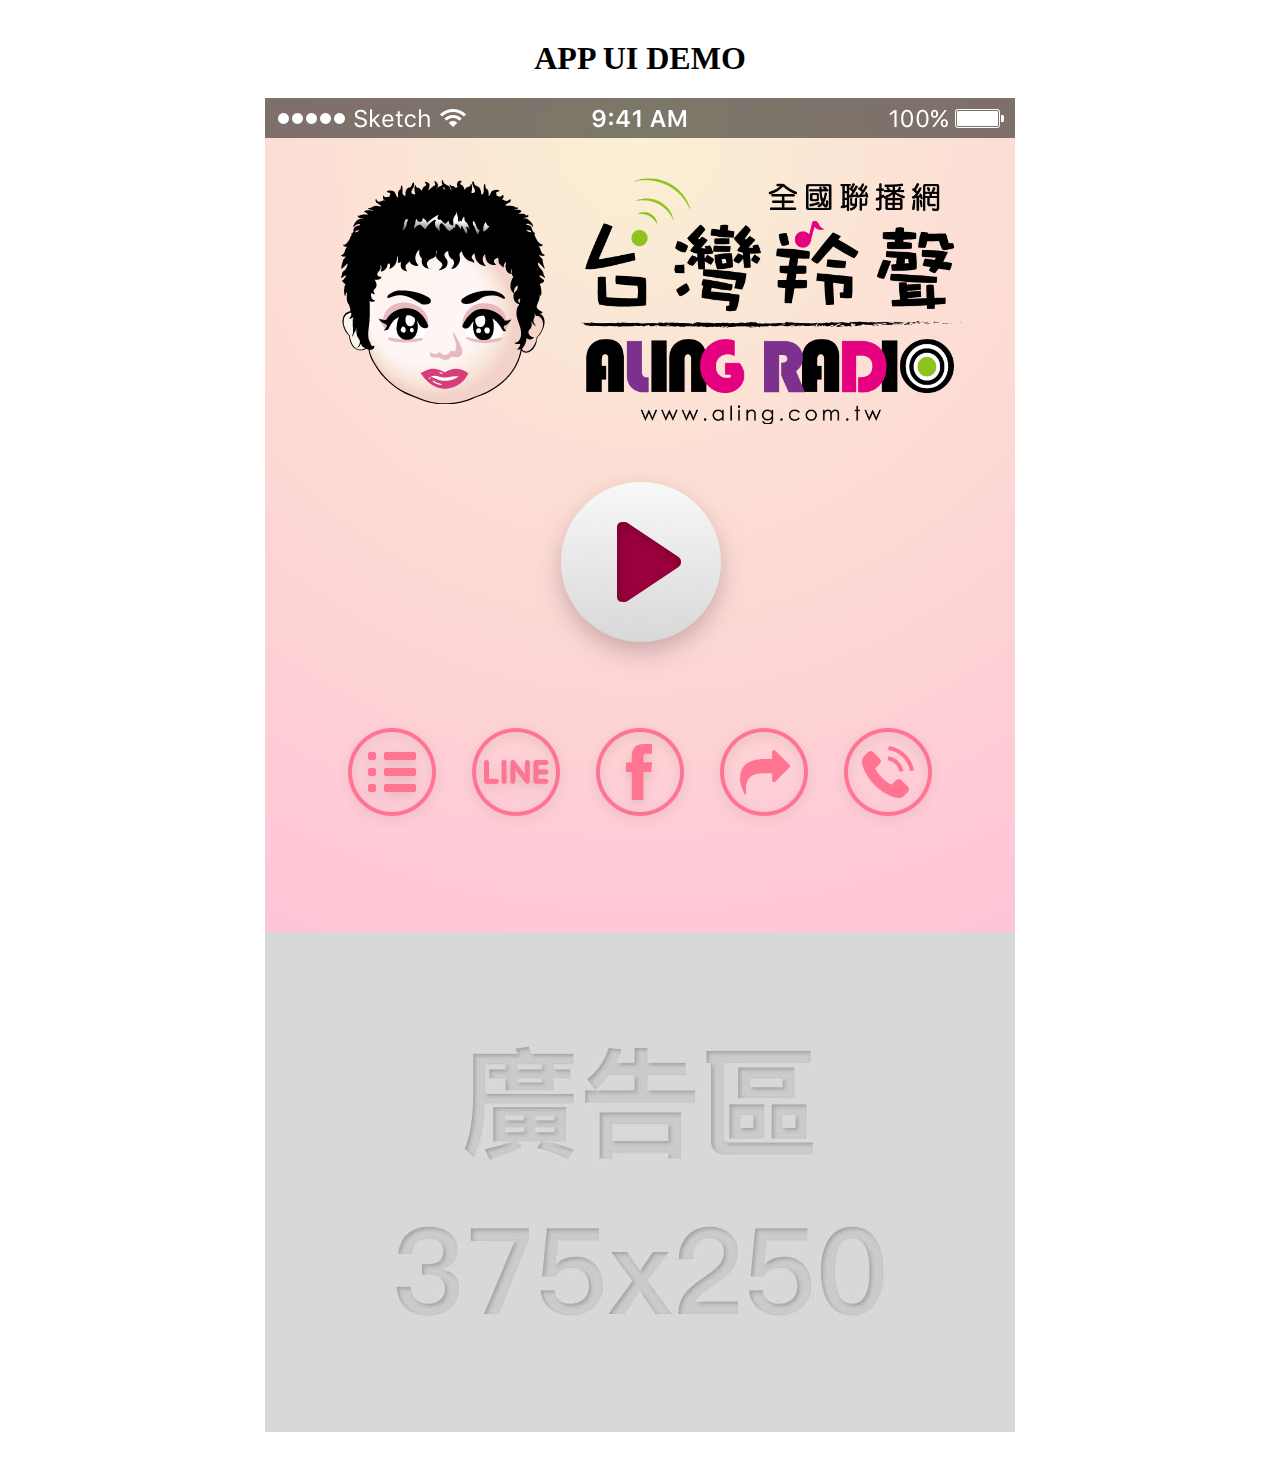
<file: web_demo/aling/demo01/index.html>
<!DOCTYPE html>
<html>
<head>
<link rel="stylesheet" href="../css/b626.css">
<script src="https://ajax.googleapis.com/ajax/libs/jquery/2.2.4/jquery.min.js"></script>
<script>!function(e,t,a,n,c,s,o){e.GoogleAnalyticsObject=c,e[c]=e[c]||function(){(e[c].q=e[c].q||[]).push(arguments)},e[c].l=1*new Date,s=t.createElement(a),o=t.getElementsByTagName(a)[0],s.async=1,s.src=n,o.parentNode.insertBefore(s,o)}(window,document,"script","https://www.google-analytics.com/analytics.js","ga"),ga("create","UA-73286291-2","auto"),ga("send","pageview");</script>
<script>
function clickSwitch() {
	$('.main_logo_b').fadeToggle();
	$('.main_logo_a').fadeToggle();
	$('.play_circle').fadeToggle("slow");
	$(this).toggleClass('play_btn_pause');
}

$(document).ready(function(){
    $('.play_btn').click(clickSwitch);
});
</script>
</head>
<body>

<div class="container">
	<h1>APP UI DEMO</h1>
	<div class="background">
		<div class="header"></div>
		<div class="main_logo_a"></div>
		<div class="main_logo_b"></div>
		<div class="main_logo_t"></div>
		<div class="play_circle"></div>
		<div class="play_btn clickable"></div>
		<div class="functions">
			<div class="f_list clickable"></div>
			<div class="f_line clickable"></div>
			<div class="f_fb clickable"></div>
			<div class="f_share clickable"></div>
			<div class="f_phonecall clickable"></div>
		</div>
		<div class="cm_area"></div>
	</div>
</div>

</body>
</html>
</file>
<file: galaxy_stars_bg/css/galaxy_stars_a1.css>
/* ************ */
/* 星空背景效果 */
/* *********** */

@-webkit-keyframes twinkle_one {
    0% {opacity: 1;}
	30% {opacity: .1;}
	70% {opacity: .5;}
	100% {opacity: 1;}
}

@-moz-keyframes twinkle_one {
    0% {opacity: 1;}
	30% {opacity: .1;}
	70% {opacity: .5;}
	100% {opacity: 1;}
}

@-o-keyframes twinkle_one {
    0% {opacity: 1;}
	30% {opacity: .1;}
	70% {opacity: .5;}
	100% {opacity: 1;}
}

@keyframes twinkle_one {
    0% {opacity: 1;}
	30% {opacity: .1;}
	70% {opacity: .5;}
	100% {opacity: 1;}
}

@-webkit-keyframes twinkle_two {
    0% {opacity: 1;}
	25% {opacity: .4;}
	80% {opacity: 0;}
	100% {opacity: 1;}
}

@-moz-keyframes twinkle_two {
    0% {opacity: 1;}
	25% {opacity: .4;}
	80% {opacity: 0;}
	100% {opacity: 1;}
}

@-o-keyframes twinkle_two {
    0% {opacity: 1;}
	25% {opacity: .4;}
	80% {opacity: 0;}
	100% {opacity: 1;}
}

@keyframes twinkle_two {
    0% {opacity: 1;}
	25% {opacity: .4;}
	80% {opacity: 0;}
	100% {opacity: 1;}
}

@-webkit-keyframes twinkle_three {
    0% {opacity: 1;}
	30% {opacity: 0;}
	40% {opacity: 0;}
	100% {opacity: 1;}
}

@-moz-keyframes twinkle_three {
    0% {opacity: 1;}
	30% {opacity: 0;}
	40% {opacity: 0;}
	100% {opacity: 1;}
}

@-o-keyframes twinkle_three {
    0% {opacity: 1;}
	30% {opacity: 0;}
	40% {opacity: 0;}
	100% {opacity: 1;}
}

@keyframes twinkle_three {
	0% {opacity: 1;}
	30% {opacity: 0;}
	40% {opacity: 0;}
	100% {opacity: 1;}
}

@keyframes clouds-fluttering-matrix {
    from { transform: matrix(4, 0, 0, 4, -660, 384) }
    to { transform: matrix(4, 0, 0, 4, 1980, 384) }
}
@-webkit-keyframes clouds-fluttering-matrix {
    from { -webkit-transform: matrix(4, 0, 0, 4, -660, 384) }
    to { -webkit-transform: matrix(4, 0, 0, 4, 1980, 384) }
}
@-moz-keyframes clouds-fluttering-matrix {
    from { -moz-transform: matrix(4, 0, 0, 4, -660, 384) }
    to { -moz-transform: matrix(4, 0, 0, 4, 1980, 384) }
}

@keyframes clouds-fluttering-bg-pos {
    from { background-position: 0 0; }
    to { background-position: 2640px 0; }
}
@-webkit-keyframes clouds-fluttering-bg-pos {
    from { background-position: 0 0; }
    to { background-position: 2640px 0; }
}
@-moz-keyframes clouds-fluttering-bg-pos {
    from { background-position: 0 0; }
    to { background-position: 2640px 0; }
}

.galaxy-stars {
    position: fixed;
    top: 0;
    left: 0;
    right: 0;
    bottom: 0;
    width: 100%;
    height: 100%;
    min-width: inherit;
    overflow: hidden;
    z-index: -3;
}

.galaxy {
    position: absolute;
    width: 100%;
    height: 100%;
    background: #001e6e; /* For browsers that do not support gradients */
    background: -webkit-linear-gradient(#001e6e, #0063a6);
    background: -o-linear-gradient(#001e6e, #0063a6);
    background: -moz-linear-gradient(#001e6e, #0063a6);
    background: linear-gradient(#001e6e, #0063a6);
}

.clouds {
    position: absolute;
    width: 100%;
    height: 1024px;
    background: url(../img/clouds.png) repeat;
    background-size: 2640px 1024px;
    -moz-animation: clouds-fluttering-bg-pos 66s linear infinite;
    -o-animation: clouds-fluttering-bg-pos 66s linear infinite;
    -webkit-animation: clouds-fluttering-bg-pos 66s linear infinite;
    animation: clouds-fluttering-bg-pos 66s linear infinite;
}
.clouds.trans-matrix {
    width: 1320px;
    height: 256px;
    background-size: 660px 256px;
    -moz-animation-name: clouds-fluttering-matrix;
    -o-animation-name: clouds-fluttering-matrix;
    -webkit-animation-name: clouds-fluttering-matrix;
    animation-name: clouds-fluttering-matrix;
}

.galaxy .star {
	position: absolute;
	background-color: white;
}

.galaxy .star-m0 {
    width: 1px;
	height: 1px;
	border-radius: 1px;
	box-shadow: 0 0 1px 1px white;
}
.galaxy .star-m1 {
	width: 2px;
	height: 2px;
	border-radius: 2px;
	box-shadow: 0 0 1px 1px white;
}
.galaxy .star-m2 {
	width: 3px;
	height: 3px;
	border-radius: 3px;
    box-shadow: 0 0 2px 0px white;
}
.galaxy .star-m3 {
	width: 4px;
	height: 4px;
	border-radius: 5px;
	box-shadow: 0 0 2px 1px white;
}
.galaxy .star-m4 {
	width: 5px;
	height: 5px;
	border-radius: 5px;
	box-shadow: 0 0 3px 0px white;
}

.galaxy .twinkle0 {
    opacity: 0.6;
}
.galaxy .twinkle1 {
    -webkit-animation: twinkle_one 3s infinite;
	-moz-animation: twinkle_one 3s infinite;
	-o-animation: twinkle_one 3s infinite;
	animation: twinkle_one 3s infinite;
}
.galaxy .twinkle2 {
    -webkit-animation: twinkle_two 17s infinite;
	-moz-animation: twinkle_two 17s infinite;
	-o-animation: twinkle_two 17s infinite;
	animation: twinkle_two 17s infinite;
}
.galaxy .twinkle3 {
    -webkit-animation: twinkle_three 7s infinite;
	-moz-animation: twinkle_three 7s infinite;
	-o-animation: twinkle_three 7s infinite;
	animation: twinkle_three 7s infinite;
}

.galaxy.freeze .twinkle0,
.galaxy.freeze .twinkle1,
.galaxy.freeze .twinkle2,
.galaxy.freeze .twinkle3 {
  opacity: 0.5 !important;
    -webkit-animation: none !important;
	-moz-animation: none !important;
	-o-animation: none !important;
	animation: none !important;
}
.clouds.freeze {
    -webkit-animation: none !important;
	-moz-animation: none !important;
	-o-animation: none !important;
	animation: none !important;
}
.clouds.trans-matrix.freeze {
    width: 2640px;
    height: 1024px;
    background-size: 2640px 1024px;
}

/*
/*
/* The switch - the box around the slider */
.switch {
    position: relative;
    display: inline-block;
    width: 60px;
    height: 32px;
    margin: 0 8px
}

/* Hide default HTML checkbox */
.switch input {display:none;}

/* The slider */
.slider {
    position: absolute;
    cursor: pointer;
    top: 0;
    left: 0;
    right: 0;
    bottom: 0;
    border-radius: 32px;
    border: 1px solid rgba(212, 212, 212, .75);
    background-color: rgba(255, 255, 255, .5);
    -webkit-transition: .4s;
    transition: .4s;
}

.slider:before {
    position: absolute;
    content: "";
    height: 24px;
    width: 24px;
    left: 3px;
    bottom: 3px;
    border-radius: 50%;
    background-color: #eee;
    -webkit-transition: .4s;
    transition: .4s;
}
.slider:after {
    content: "OFF";
    color: #d4d4d4;
    line-height: 32px;
    margin-left: 30px;
    font-size: 12px;
    font-weight: normal;
}

input:checked + .slider {
    background-color: rgba(0, 172, 255, .75);
    border-color: #00acff;
}

input:checked + .slider:before {
    color: #fff;
    -webkit-transform: translateX(28px);
    -ms-transform: translateX(28px);
    transform: translateX(28px);
}
input:checked + .slider:after {
    content: "ON";
    color: #f0f0f0;
    margin-left: 8px;
}

/* Rounded sliders */
.slider.round {
    border-radius: 32px;
}

.slider.round:before {
    border-radius: 50%;
}

/*
/*
/*******/

body {
    font-family: 'Helvetica Neue';
}

.main {
    margin: 18% auto;
    text-align: center;
}
.main h1 {
    font-size: 6rem;
    font-weight: 100;
    color: #d4d4d4;
    text-shadow: 1px 1px 3px white, 2px 4px 12px rgba(0, 0, 0, .7), 0px 6px 24px rgba(0, 0, 0, .5);
}
.main p {
    font-size: 2rem;
    font-weight: 200;
    color: #f0f0f0;
    text-shadow: 1px 2px 8px rgba(0, 0, 0, .75);
}
.main table {
    font-size: 1.25rem;
    font-weight: 200;
    color: #f0f0f0;
    margin: auto;
}
.main table tr {
    height: 3.75rem;
    vertical-align: middle;
    text-align: left;
}
.main table span {
    font-size: 1.5rem;
}
.main table input {
    cursor: pointer;
}
</file>
<file: web_demo/cmm_prototype01/css/master.css>
.kikyo {
  background-color: #6A4C9C !important;
}

.kikyo-lite {
  color: #6A4C9C !important;
  background-color: #F5EEFF !important;
}

a {
  color: inherit;
}

.brand-logo {
  margin: 0 12px;
}

.main-container {
  max-width: 1280px;
  margin: auto;
}

.nav-wrapper {
  max-width: 1280px;
  margin: auto;
}

.nav-wrapper ul.main-menu li a {
  font-size: 18px;
}

.nav-wrapper #nav-mobile {
  margin-left: 240px;
}

.btn:not(.waves-light) {
  background-color: #fff;
  color: #212121;
}

.carousel.carousel-slider {
  height: 672px;
}

.carousel-item {
  background-position: center;
  background-size: auto 100%;
  background-repeat: no-repeat;
}

.carousel-teaser-wrapper {
  margin: 500px auto 0 auto;
  max-width: 80%;
  text-shadow: 1px 2px 5px rgba(0, 0, 0, 0.8);
}

.carousel-teaser-wrapper h6 {
  max-width: 600px;
  margin: auto;
}

.new-articles {
  margin-top: 48px;
  margin-bottom: 0;
}

.card .card-content {
  position: relative;
  text-align: center;
  height: 92px;
  padding: 18px 12px 8px 12px;
}

.card-content .card-title {
  margin: 10px auto;
  line-height: 1.4em !important;
  font-size: 18px;
}

.section-head,
.section-padding {
  padding: 0 0.75rem;
}

.section-head {
    position: relative;
}

.section-head h3 {
  color: #6A4C9C;
  border-bottom: 3px solid #6A4C9C;
  font-size: 30px;
  line-height: 20px;
  margin-top: 24px;
  text-align: center;
}

.section-head h3 a {
  padding: 0 12px;
  background-color: #FFF;
}

.section-head .read-more {
  position: absolute;
  top: 0;
  right: 0.75rem;
  color: #6A4C9C;
}

.card-category {
  position: absolute;
  left: 0;
  right: 0;
  top: -18px;
}

.category .slider {
  margin: 15px 0;
}

.slider .slides li .caption {
  top: auto;
  bottom: 5%;
  left: 8%;
  width: 80%;
  text-shadow: 1px 2px 5px rgba(0, 0, 0, 0.8);
}

.side-list {
  margin: 0;
}

.side-list .list-item {
  padding: 12px;
  font-size: 16px;
}

.side-list .list-item:hover {
  background-color: #f5eeff;
}

.side-list .list-item a {
  display: block;
  overflow: hidden;
  text-overflow: ellipsis;
  white-space: nowrap;
}

.side-list .list-item a span {
  color: #6A4C9C;
  width: 24px;
  display: inline-block;
  text-align: right;
  margin-right: 9px;
}

.side-list .list-item a span::after {
  content: '.';
}

footer .list-item {
  font-size: 16px;
  margin: 16px 4px;
}

.footer-padding {
  padding: 48px 12px;
}

.footer-list {
  max-width: 640px;
  margin: auto;
  color: #F5EEFF;
  text-align: center;
}

.divider-line {
  height: 2px;
  width: 80%;
  margin: 20px auto;
  background: rgba(0, 0, 0, 0.1);
}

.icons {
  background-size: 100%;
  display: inline-block;
  height: 36px;
  width: 36px;
  text-indent: 100%;
  white-space: nowrap;
  overflow: hidden;
}

.social-links .icons {
  margin: 8px;
}

.social-facebook {
  background-image: url(../img/svg/facebook-i.svg);
}

.social-twitter {
  background-image: url(../img/svg/twitter-i.svg);
}

.social-google-plus {
  background-image: url(../img/svg/google-plus-i.svg);
}

.social-line {
  background-image: url(../img/svg/line-i.svg);
}

@media only screen and (min-width: 1280px) {
  .carousel-item {
    background-size: 100% auto;
  }
}

@media only screen and (max-width: 1000px) {
  .row .col.m4 {
    padding: 0;
  }
}
</file>
<file: 360_demo/css/h02.css>
body {
	background: #F8F8F8;
	max-width: 1440px;
	margin: 0 auto;
	text-align: center;
	font-family: "Noto Sans CJK", "STHeiti", "SimHei", "Microsoft YaHei", "Microsoft JhengHei", "Helvetica Neue", Sans-serif;
	font-weight: 200;
	font-size: 16px;
	text-rendering: geometricPrecision;
	line-height: 1.5em;
}

h1 {
	font-size: 50px;
	font-weight: 100;
	line-height: 50px;
	margin: 16px 0;
}
a {
	color: #B81900;
}
a:hover {
	color: #FF8C00;
}
figure {
	margin: 0;
}
button {
	background: #FFF;
	padding: 0 20px;
	border: 1px solid #0064A0;
	border-radius: 12px;
	outline: none;
	color: #0064A0;
	font-size: 16px;
	line-height: 22px;
	cursor: pointer;
}
button:hover {
	border-color: #FFA300;
	color: #FFA300;
	box-shadow: 1px 2px 6px rgba(8,8,8,.2);
}
button:active {
	background: #FCDE9D;
	padding-top: 2px;
	border-color: #FF8C00;
	box-shadow: 1px 2px 6px #FF8C00 inset;
}

.cdown:hover {
	filter: drop-shadow(0px 2px 5px rgba(8,8,8,.2));
	-webkit-filter: drop-shadow(0px 2px 5px rgba(8,8,8,.2));
}
.cdown:active {
	transform: translateY(2px);
	-webkit-transform: translateY(2px);
	filter: none;
	-webkit-filter: none;
}

.top-nav {
	position: fixed;
	padding-top: 8px;
	width: 100%;
	max-width: inherit;
	z-index: 99;
}

.aicon {
	display: block;
	width: 32px;
	height: 32px;
	margin: auto;
	opacity: .5;
}
.aicon:hover {
	opacity: 1;
}

.nav-collects {
	position: absolute;
	left: 2%;
}

.nav-info {
	position: absolute;
	right: 2%;
}

.wrap-head {
	display: inline-block;
	margin: 48px auto 24px auto;
}

.h_icon {
	width:36px;
	height:48px;
	margin: auto;
}
.oview-logo {
	width:220px;
	height:40px;
	margin: 20px auto;
}
.oview-w {
	width:168px;
	height:32px;
	margin: 30px auto 15px auto;
}
body > section {
	overflow: hidden;
}

.copyright{
	font: 12px Century;
	color: #ae8a49;
	margin: 12px auto;
}
.copyright a {
	color: #ae8a49;
}
.sline {
	width: 360px;
	height: 1px;
	margin: auto;
	background: #DDD;
}
.hide {
	opacity: 0;
}
.show {
	opacity: 1;
}

#nr {
	height: auto;
	margin: 36px auto;
}
.nr-title {
	color: #666;
	font-size: 24px;
	font-weight: 200;
}
.nr-detail {
	max-width: 480px;
	margin: 36px auto 80px auto;
	color: #444;
}
.share {
	margin: 30px auto;
}
.share textarea {
	width: 248px;
	height: 0px;
	opacity: 0;
	outline: none;
	resize: none;
	background: #EEE;
	border: 1px solid #FFF;
	border-radius: 12px;
	box-shadow: 1px 2px 6px #DDD inset;
	margin: 12px;
	padding: 4px 8px;
	color: #AAA;
	font-size: 11px;
}

@media (max-width: 1019px) {
	.craft {
		width: 270px;
		height: 270px;
		margin: 14px;
	}
}
@media (max-width: 929px) {
	.hero-b0 {
		height: 864px;
	}
	.img-intro-360 {
		transform: matrix(.9, 0, 0, .9, -720, -48);
		-webkit-transform: matrix(.9, 0, 0, .9, -720, -48);
	}
	.hero-content {
		top: 170px;
	}
	.hero-button {
		top: 230px;
		width: inherit;
	}
	.sec-content {
		transform: translateY(-32px);
		-webkit-transform: translateY(-32px);
	}
	.craft {
		width: 240px;
		height: 240px;
		margin: 12px;
	}
}
@media (max-width: 819px) {
	.craft {
		width: 300px;
		height: 300px;
		margin: 15px;
	}
}

@media (max-width: 719px) {
    h1 {
		font-size: 44px;
		line-height: 44px;
	}
    .hero-b0 {
		height: 768px;
	}
	.img-intro-360 {
		transform: matrix(.8, 0, 0, .8, -720, -96);
		-webkit-transform: matrix(.8, 0, 0, .8, -720, -96);
	}
	.hero-content {
		top: 120px;
	}
	.hero-button {
		top: 180px;
		width: inherit;
	}
	.sec-content {
		width: 60%;
		transform: translateY(-64px);
		-webkit-transform: translateY(-64px);
	}
	.shift-right {
		margin-left: 35%;
	}
	.shift-left {
		margin-right: 35%;
		top: 160px;
		border-radius: 12px;
		background: rgba(255,255,255,.5);
		padding: 4px;
	}
	.showroom{
		padding: 0;
	}
	.craft {
		width: 40%;
		height: auto;
		margin: 3%;
	}
}
@media (max-width: 599px) {
    h1 {
		font-size: 40px;
		line-height: 40px;
	}
	.hero-b0 {
		height: 720px;
	}
	.img-intro-360 {
		transform: matrix(.75, 0, 0, .75, -720, -120);
		-webkit-transform: matrix(.75, 0, 0, .75, -720, -120);
	}
	.hero-content {
		top: 90px;
	}
	.hero-button {
		top: 150px;
		width: inherit;
	}
	.sec-content {
		transform: translateY(-72px);
		-webkit-transform: translateY(-72px);
	}
}
@media (max-width: 489px) {
    h1 {
		font-size: 36px;
		line-height: 36px;
	}
	.sec-content {
		width: 68%;
	}
	.shift-right {
		margin-left: 30%;
	}
	.shift-left {
		margin-right: 30%;
	}
}
</file>
<file: web_demo/aling/css/b626.css>
.container {
	text-align: center;
	margin: 40px auto;
}

.background {
	background-image: url("../img/background@2x.jpg");
	width: 750px;
	height: 1334px;
	position: relative;
	margin: auto;
}

.background > div {
	position: absolute;
	background-size: 100%;
}

.clickable {
	cursor:pointer;
}
.clickable:active {
	transform: translateY(4px);
}

.header {
	background-image: url("../img/header@2x.png");
	width: 750px;
	height: 40px;
}

.main_logo_a {
	background-image: url("../img/main_logo_a@2x.png");
	width: 204px;
	height: 224px;
	left: 76px;
	top: 82px;
}

.main_logo_b {
	background-image: url("../img/main_logo_b@2x.png");
	width: 250px;
	height: 224px;
	left: 56px;
	top: 82px;
	display: none;
	animation:pre_swing 1s ease-in-out 0s 1, swing 4s ease-in-out 1s infinite;
}
@keyframes pre_swing {
	100% { transform: rotate(15deg); }
}
@keyframes swing {
	0% { transform: rotate(15deg); }
	50% { transform: rotate(-15deg); }
	100% { transform: rotate(15deg); }
}

.main_logo_t {
	background-image: url("../img/main_logo_t.png");
	width: 380px;
	height: 246px;
	left: 316px;
	top: 80px;
}

.play_btn {
	background-image: url("../img/play_btn_play@2x.png");
	width: 208px;
	height: 208px;
	left: 272px;
	top: 370px;
}

.play_btn.play_btn_pause {
	background-image: url("../img/play_btn_pause@2x.png");
}

.play_circle {
	background-image: url("../img/play_circle@2x.png");
	width: 184px;
	height: 184px;
	left: 284px;
	top: 372px;
	display: none;
	animation:spin 12s linear infinite;
}
@keyframes spin {
	100% { transform:rotate(360deg); }
}

.functions {
	width: 100%;
	top: 618px;
}

.functions > div {
	display: inline-block;
	background-size: 100%;
	width: 108px;
	height: 108px;
	margin: 6px;
}

.f_list {
	background-image: url("../img/function_list@2x.png");
}
.f_line {
	background-image: url("../img/function_line@2x.png");
}
.f_fb {
	background-image: url("../img/function_fb@2x.png");
}
.f_share {
	background-image: url("../img/function_share@2x.png");
}
.f_phonecall {
	background-image: url("../img/function_phonecall@2x.png");
}

.cm_area {
	background-image: url("../img/cm_area@2x.jpg");
	width: 750px;
	height: 500px;
	bottom: 0px;
}
</file>
